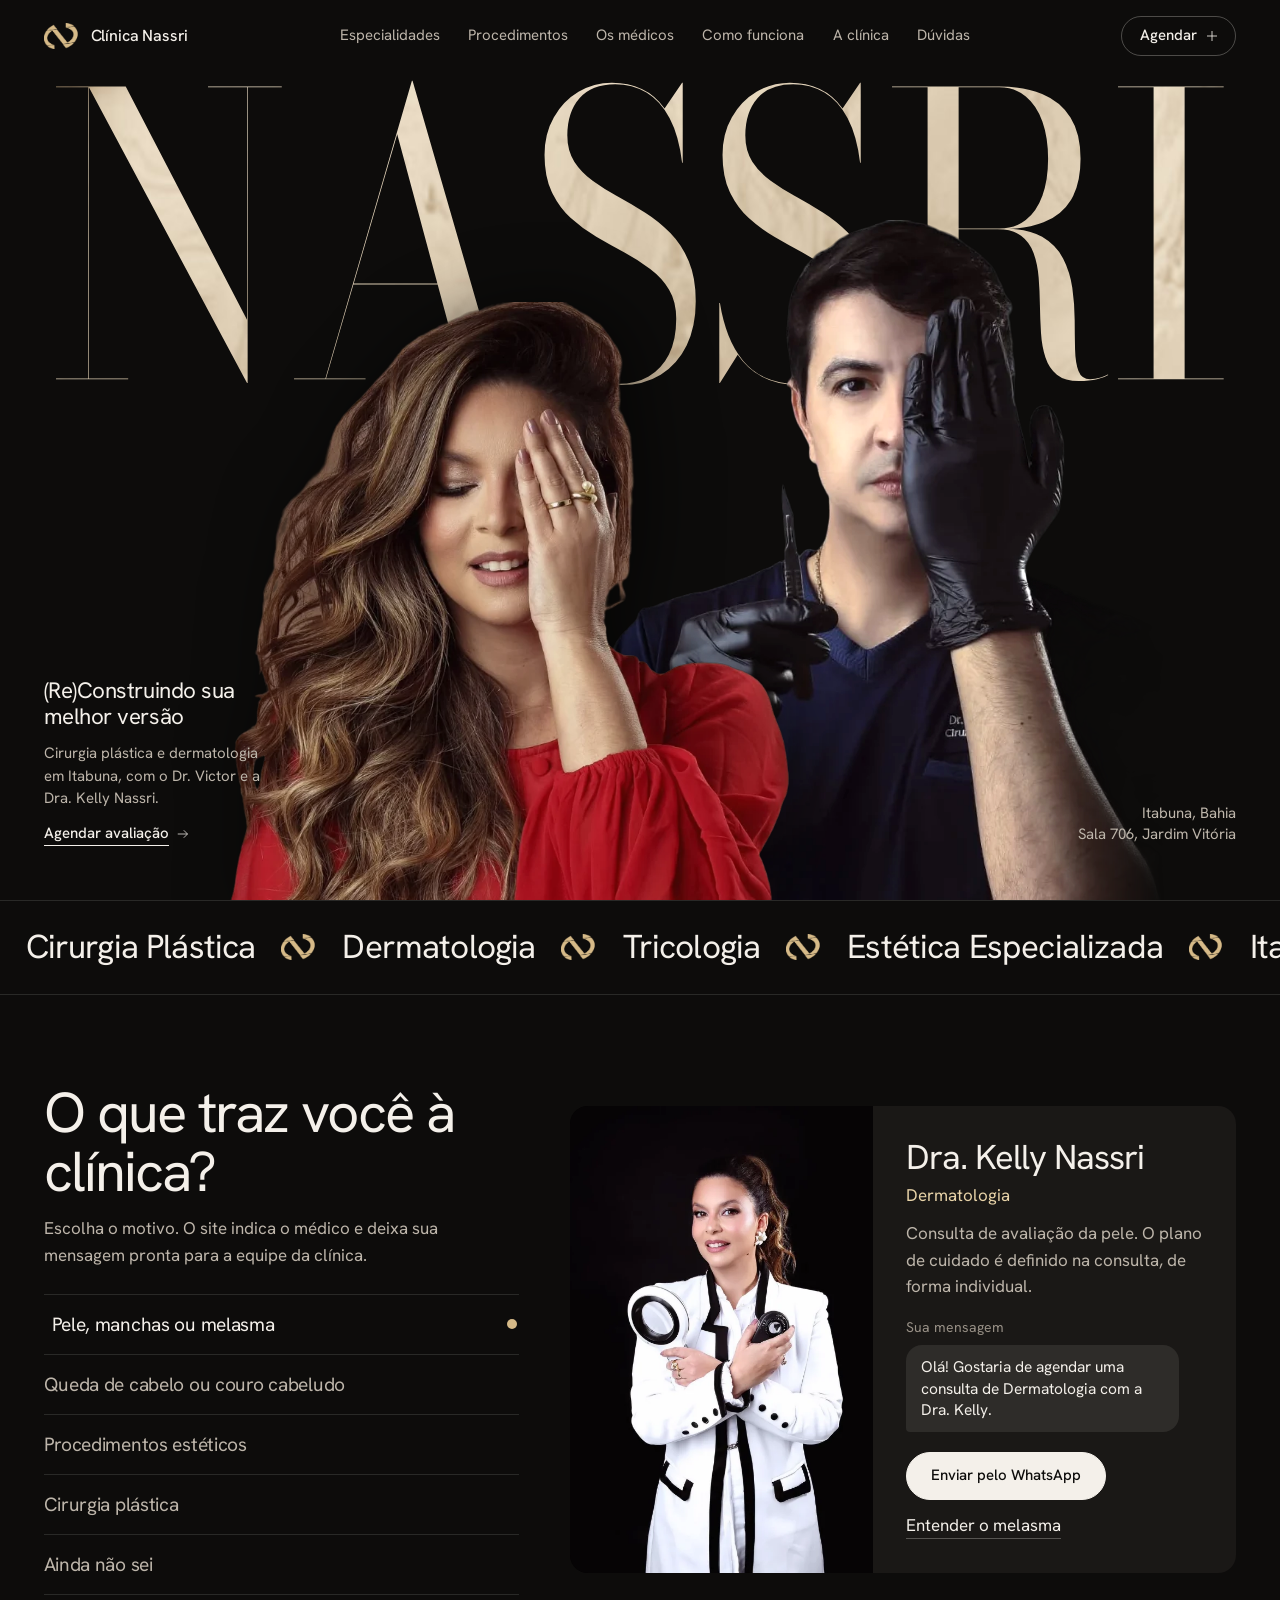
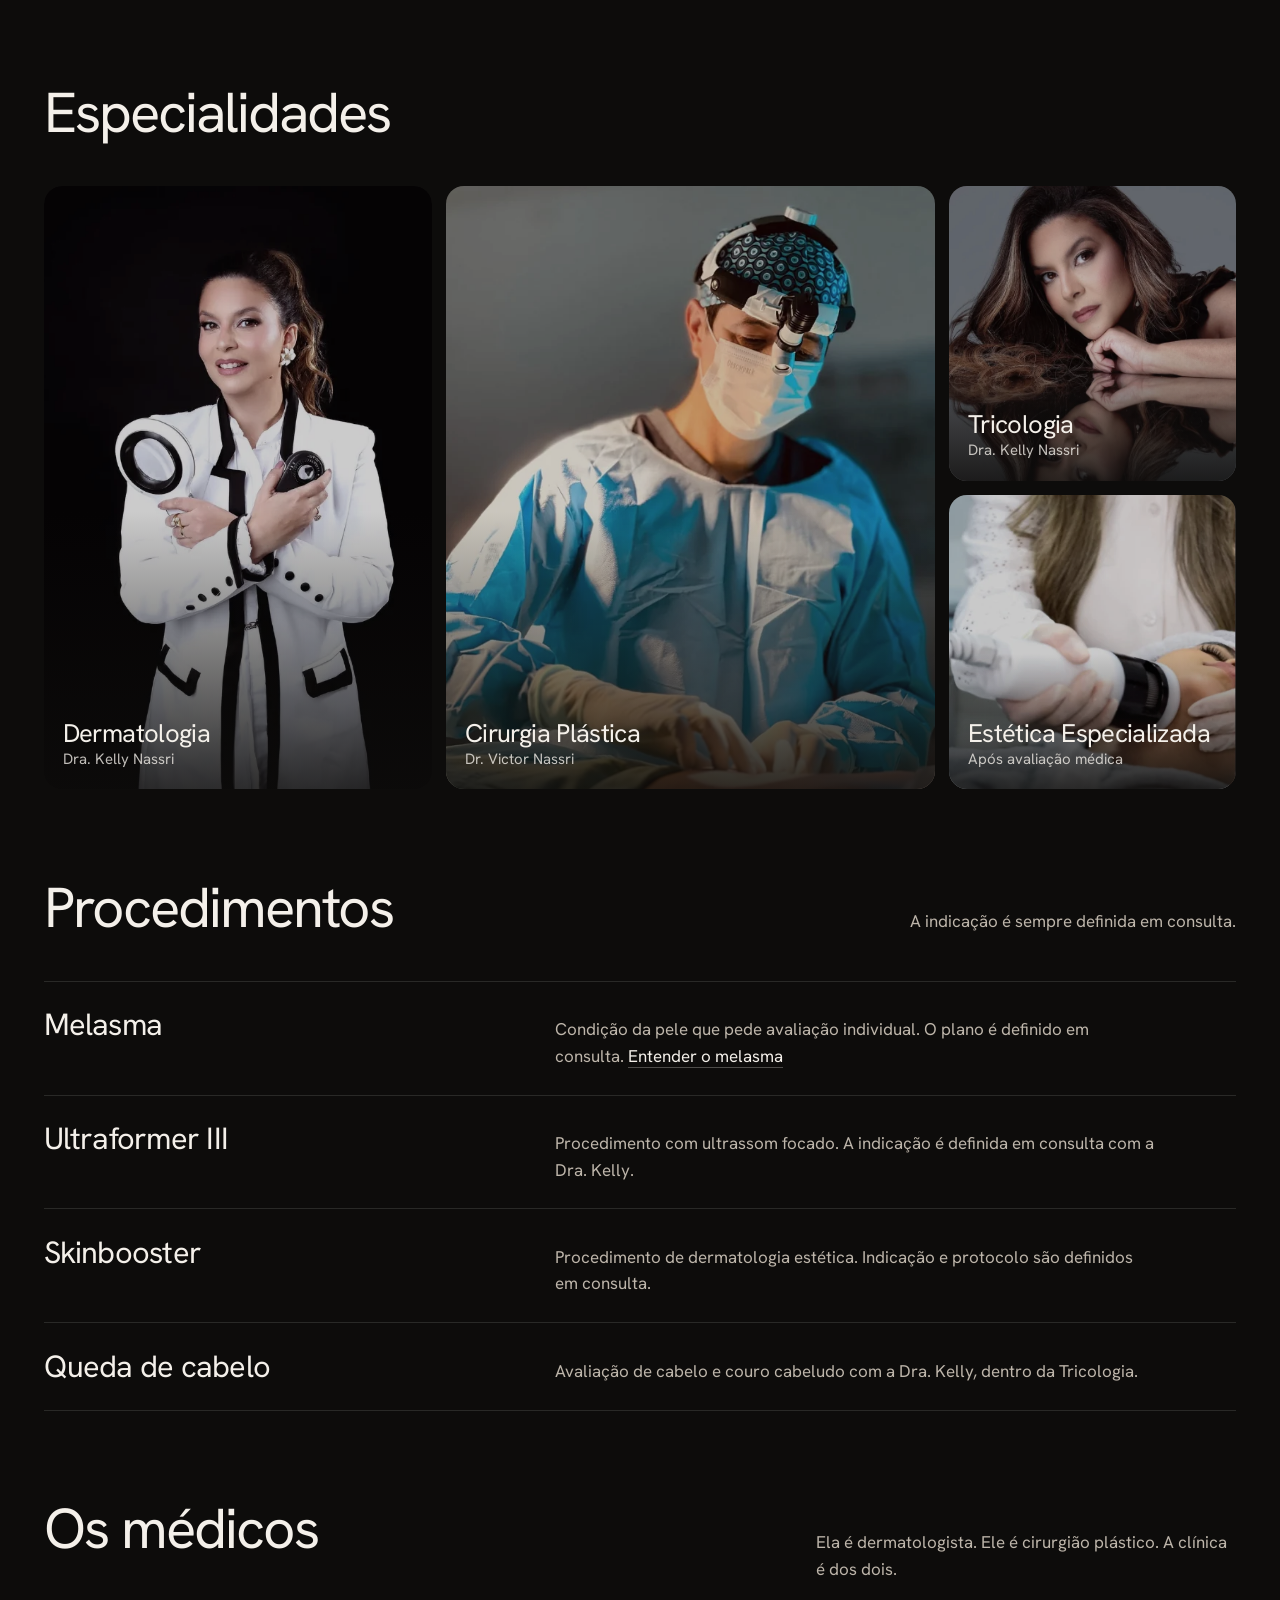
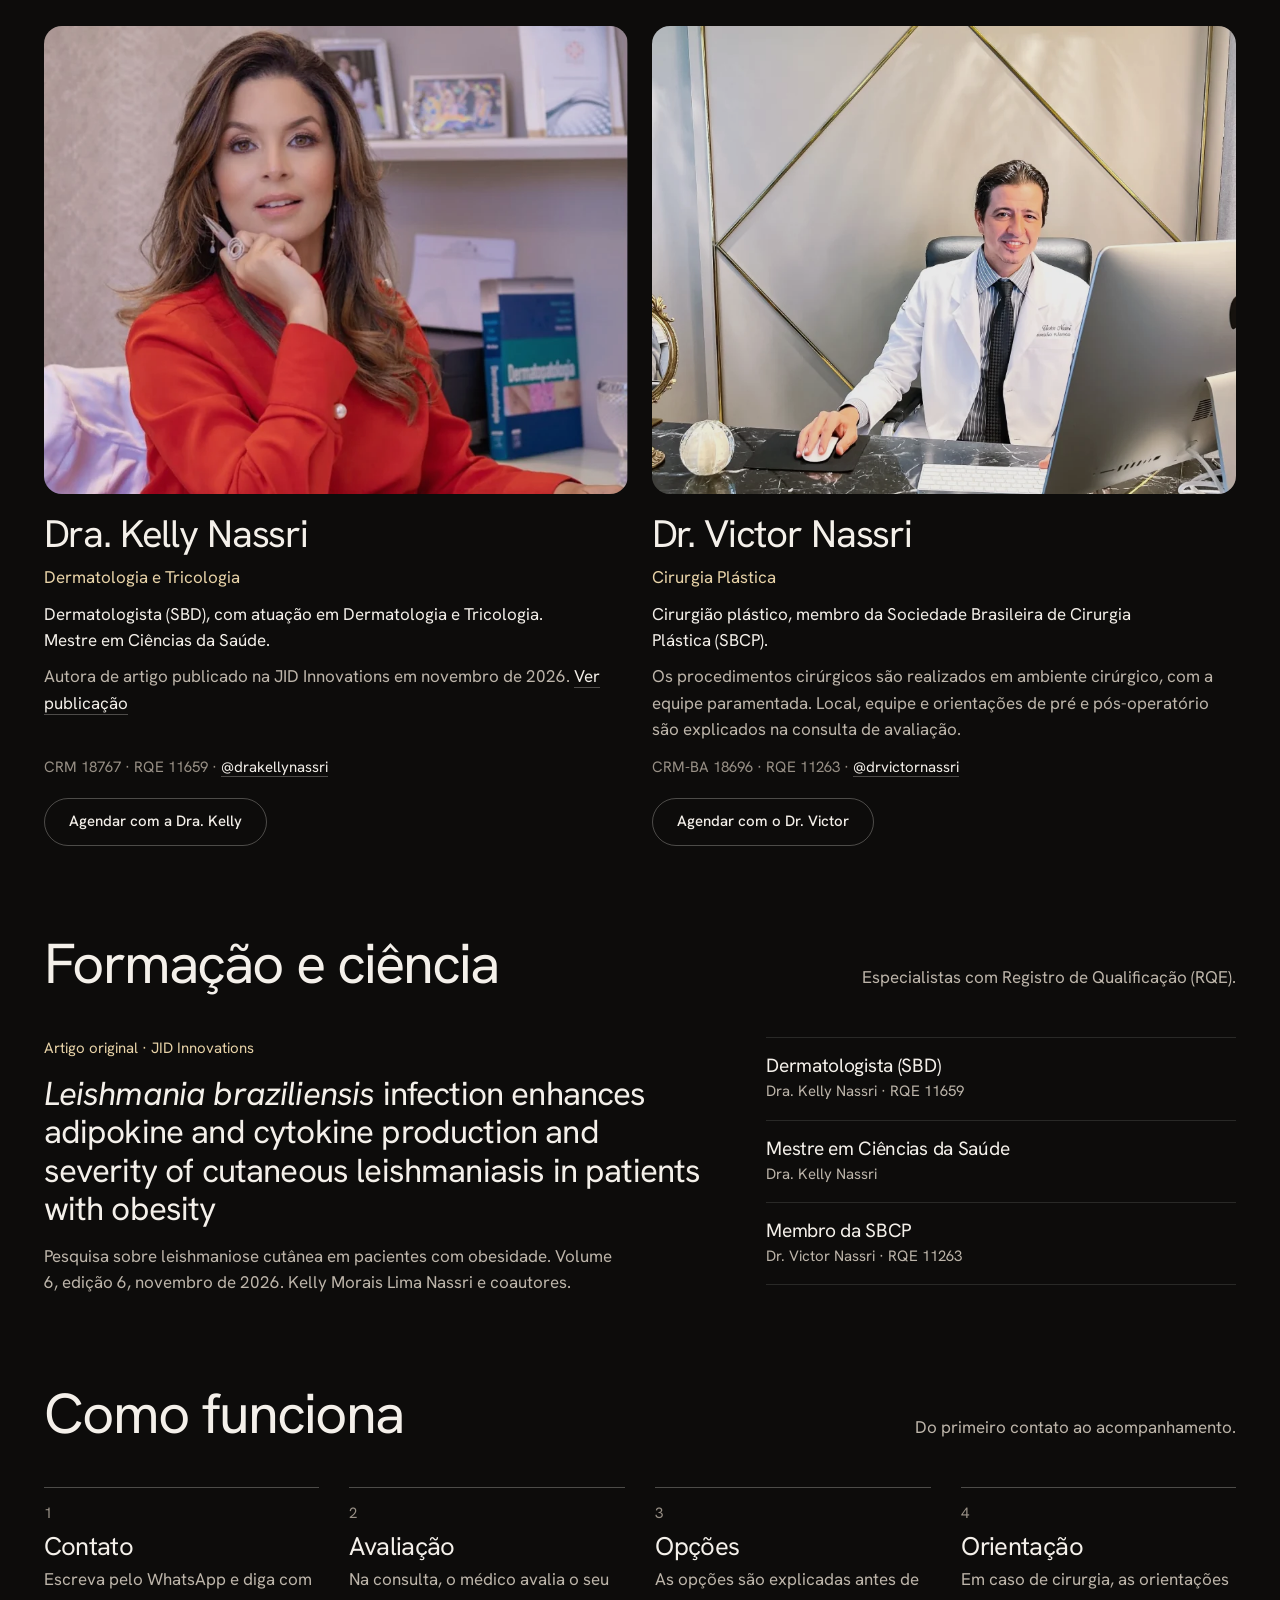
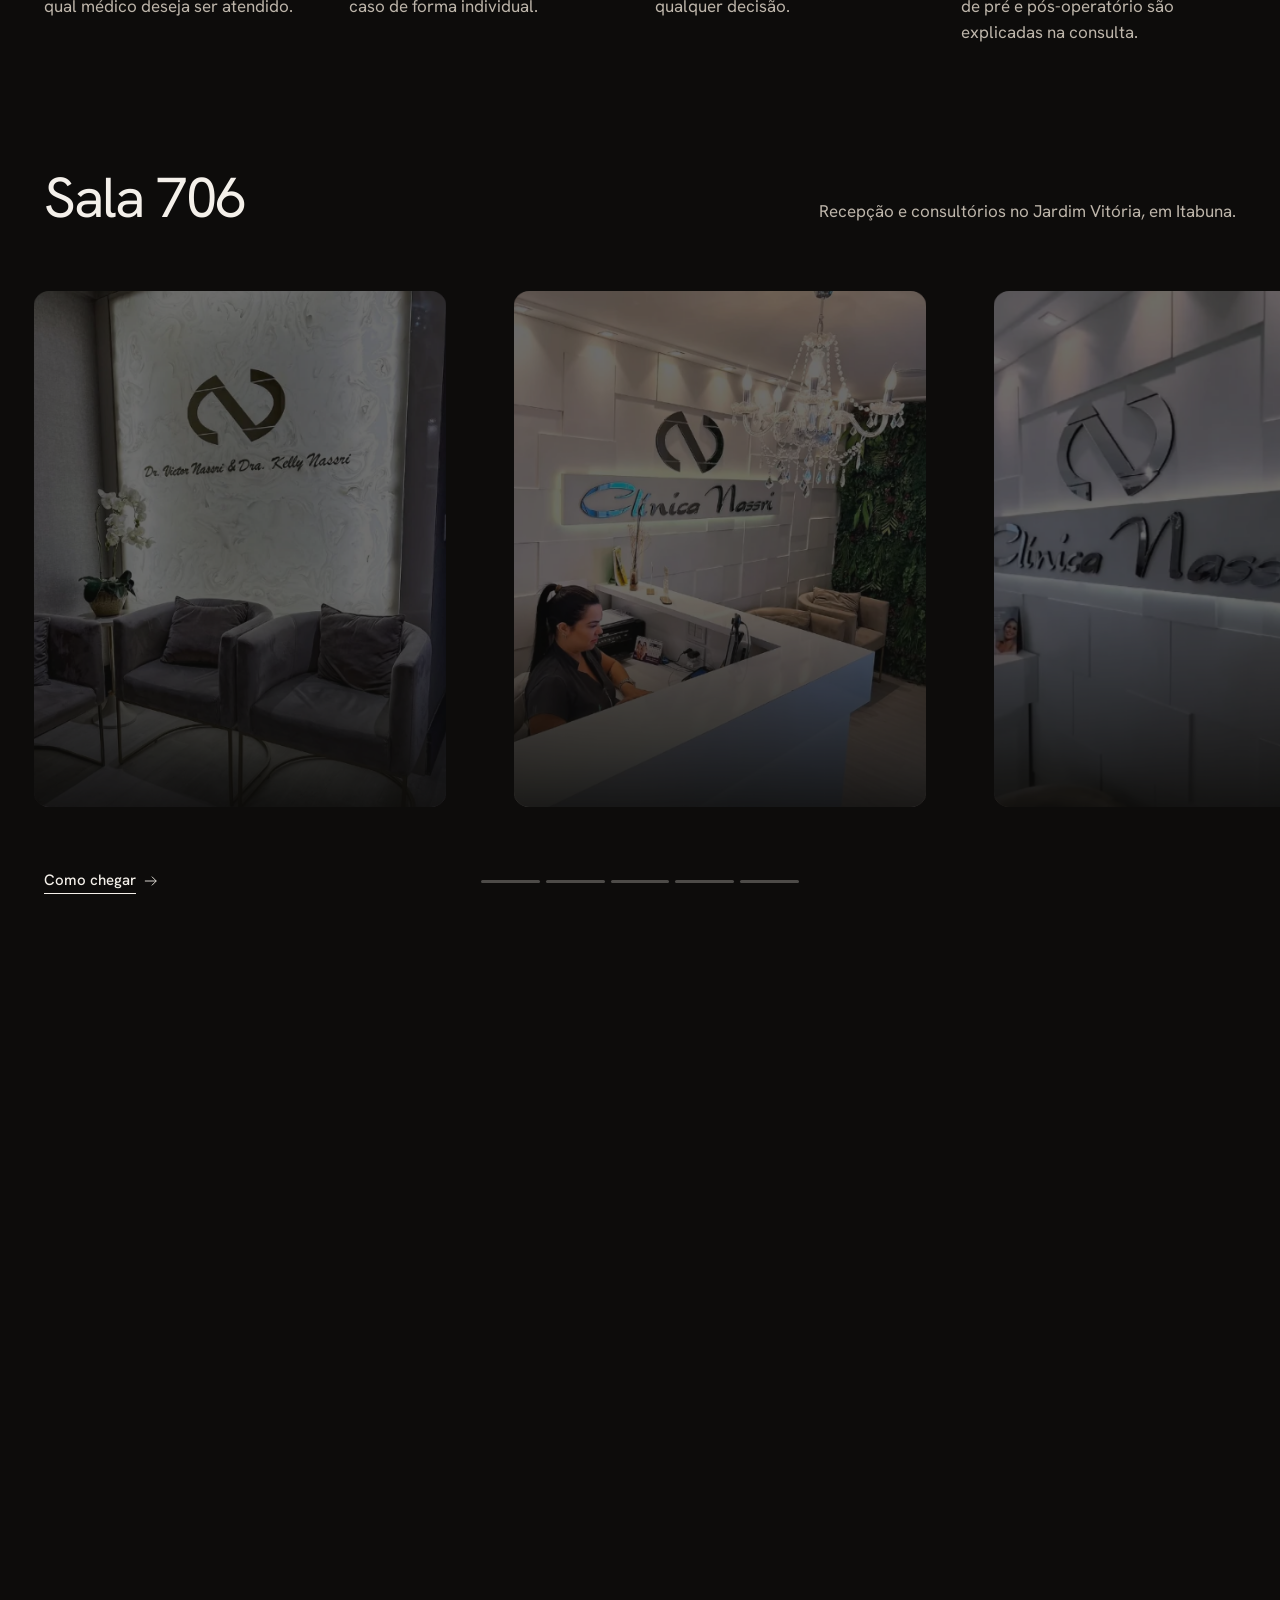
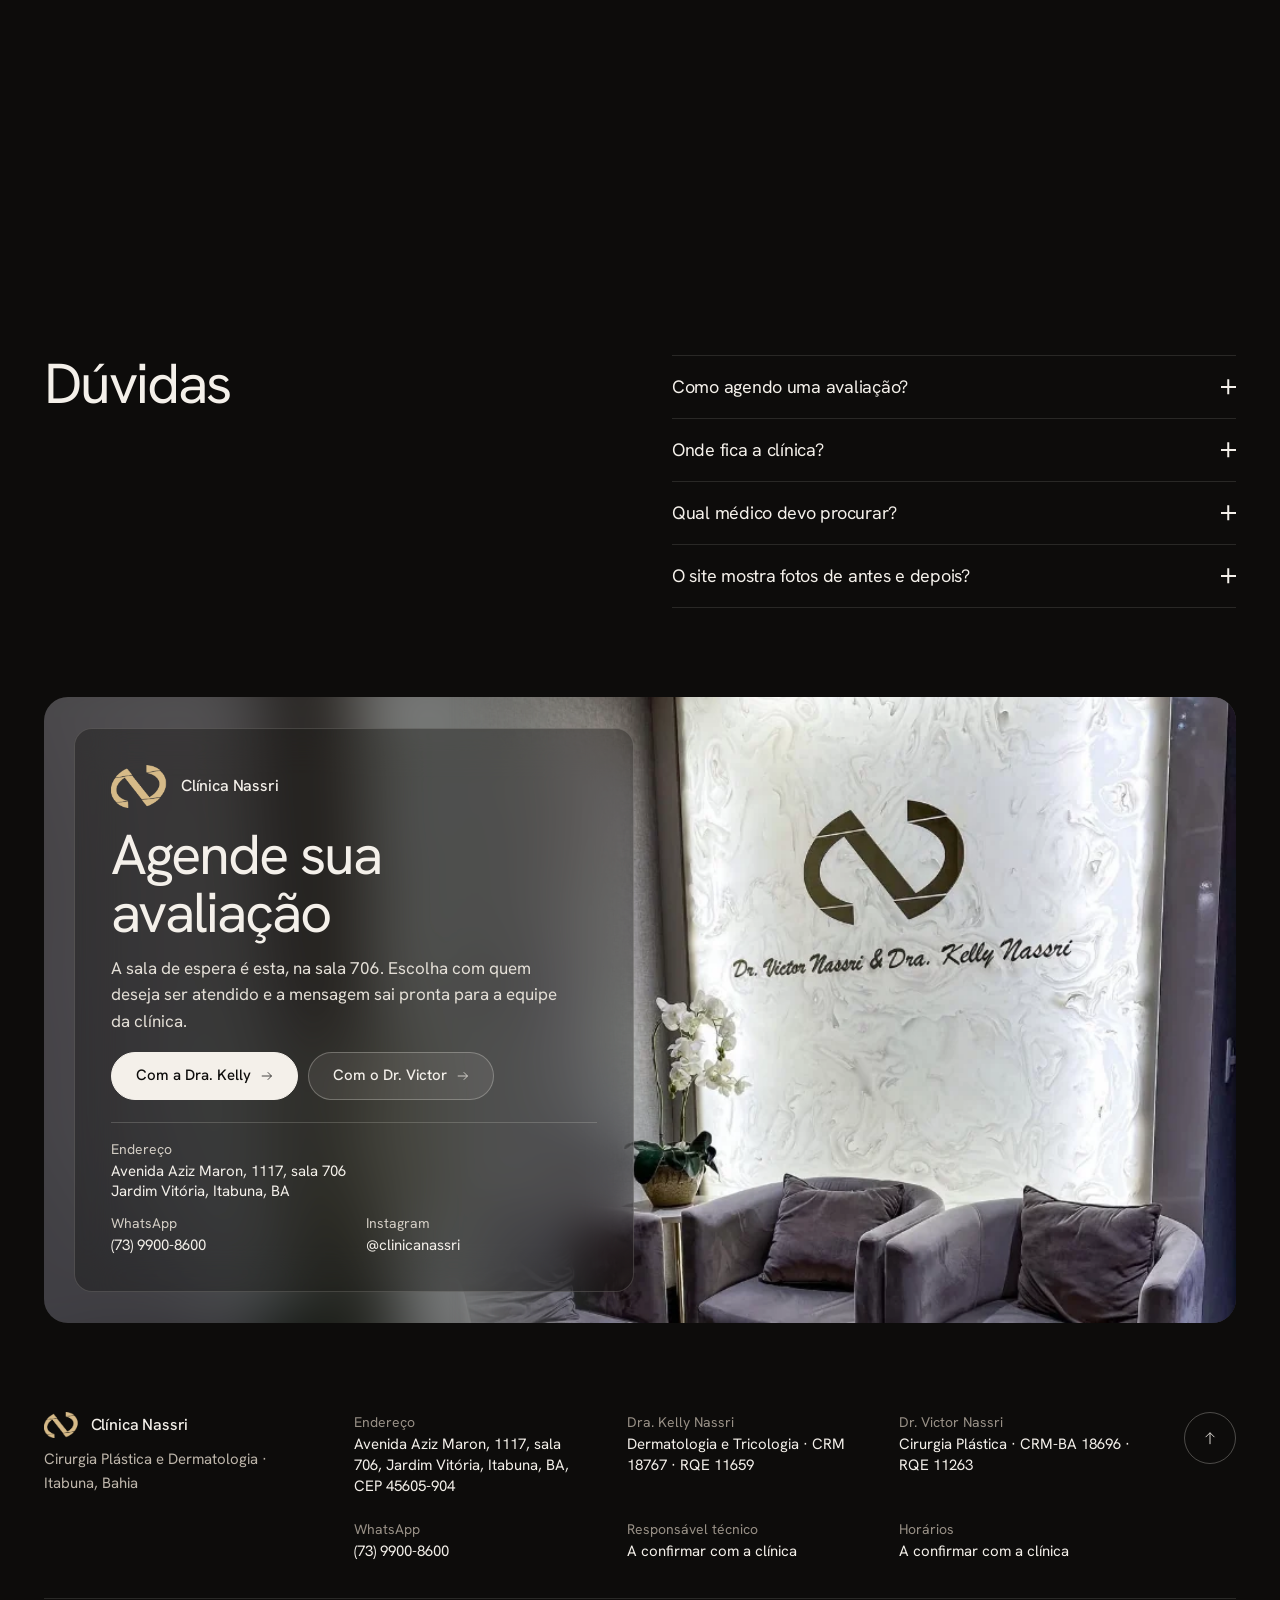
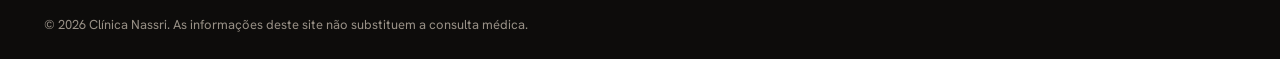
<file: index.html>
<!doctype html>
<html lang="pt-BR">
<head>
<meta charset="utf-8">
<meta name="viewport" content="width=device-width, initial-scale=1, viewport-fit=cover">
<title>Clínica Nassri | Cirurgia Plástica e Dermatologia em Itabuna</title>
<meta name="description" content="Clínica Nassri: Cirurgia Plástica, Dermatologia e Tricologia em Itabuna, Bahia. Dr. Victor Nassri e Dra. Kelly Nassri.">
<meta name="robots" content="noindex, nofollow">
<meta name="theme-color" content="#0b0a09">
<meta property="og:title" content="Clínica Nassri">
<meta property="og:description" content="Ela é dermatologista. Ele é cirurgião plástico. A clínica é dos dois. Itabuna, Bahia.">
<meta property="og:type" content="website">
<meta property="og:image" content="img/web/og.jpg">
<link rel="icon" type="image/png" href="img/favicon.png">
<link rel="apple-touch-icon" href="img/web/icone-180.png">
<meta name="mobile-web-app-capable" content="yes">
<meta name="apple-mobile-web-app-capable" content="yes">
<meta name="apple-mobile-web-app-status-bar-style" content="black-translucent">
<meta name="apple-mobile-web-app-title" content="Clínica Nassri">
<link rel="stylesheet" href="fontes.css">
<link rel="stylesheet" href="style.css">
<script>document.documentElement.classList.add("js")</script>
</head>
<body>
<a class="skip" href="#conteudo">Ir para o conteúdo</a>

<header class="topo" id="topo">
  <a class="marca" href="#inicio" aria-label="Clínica Nassri, início">
    <img src="img/web/monograma.webp" alt="" width="759" height="551">
    <span>Clínica Nassri</span>
  </a>
  <nav class="menu" id="menu" aria-label="Principal">
    <a href="#especialidades">Especialidades</a>
    <a href="#procedimentos">Procedimentos</a>
    <a href="#medicos">Os médicos</a>
    <a href="#como-funciona">Como funciona</a>
    <a href="#clinica">A clínica</a>
    <a href="#duvidas">Dúvidas</a>
  </nav>
  <a class="botao botao-topo" data-wa="Olá! Gostaria de agendar uma avaliação na Clínica Nassri." href="#contato">Agendar <svg viewBox="0 0 12 12" width="10" height="10" aria-hidden="true"><path d="M6 0v12M0 6h12" stroke="currentColor" fill="none"/></svg></a>
  <button class="menu-btn" type="button" aria-expanded="false" aria-controls="menu" id="menu-btn">Menu</button>
</header>

<main id="conteudo">
  <section class="abertura" id="inicio" aria-labelledby="abertura-t">
    <h1 id="abertura-t" class="nome-gigante" data-prof="-.06"><span class="vh">Clínica </span><span class="nome-letras" id="letras">Nassri</span></h1>

    <div class="dupla" id="dupla">
      <img class="pessoa pessoa-ele" src="img/web/victor-recorte.webp" alt="Dr. Victor Nassri, de scrub azul-marinho e luvas pretas, cobre um dos olhos com a mão e segura um bisturi" width="707" height="827" fetchpriority="high">
      <img class="pessoa pessoa-ela" src="img/web/kelly-recorte.webp" alt="Dra. Kelly Nassri, de blusa vermelha, cobre um dos olhos com a mão" width="867" height="813" fetchpriority="high">
    </div>

    <div class="abertura-txt">
      <p class="chamada">(Re)Construindo sua melhor versão</p>
      <p>Cirurgia plástica e dermatologia em Itabuna, com o Dr. Victor e a Dra. Kelly Nassri.</p>
      <a class="link-seta" data-wa="Olá! Gostaria de agendar uma avaliação na Clínica Nassri." href="#contato">
        <span>Agendar avaliação</span>
        <i class="seta-redonda" aria-hidden="true"><svg viewBox="0 0 16 16" width="12" height="12"><path d="M1 8h13M9 3l5 5-5 5" fill="none" stroke="currentColor"/></svg></i>
      </a>
    </div>

    <a class="abertura-local" href="#clinica">Itabuna, Bahia<br>Sala 706, Jardim Vitória</a>
  </section>

  <div class="faixa-gira" aria-hidden="true"><div class="faixa-trilho"><div><span>Cirurgia Plástica</span><img src="img/web/monograma.webp" alt="" width="759" height="551"><span>Dermatologia</span><img src="img/web/monograma.webp" alt="" width="759" height="551"><span>Tricologia</span><img src="img/web/monograma.webp" alt="" width="759" height="551"><span>Estética Especializada</span><img src="img/web/monograma.webp" alt="" width="759" height="551"><span>Itabuna, Bahia</span><img src="img/web/monograma.webp" alt="" width="759" height="551"><span>Cirurgia Plástica</span><img src="img/web/monograma.webp" alt="" width="759" height="551"><span>Dermatologia</span><img src="img/web/monograma.webp" alt="" width="759" height="551"><span>Tricologia</span><img src="img/web/monograma.webp" alt="" width="759" height="551"><span>Estética Especializada</span><img src="img/web/monograma.webp" alt="" width="759" height="551"><span>Itabuna, Bahia</span><img src="img/web/monograma.webp" alt="" width="759" height="551"></div><div><span>Cirurgia Plástica</span><img src="img/web/monograma.webp" alt="" width="759" height="551"><span>Dermatologia</span><img src="img/web/monograma.webp" alt="" width="759" height="551"><span>Tricologia</span><img src="img/web/monograma.webp" alt="" width="759" height="551"><span>Estética Especializada</span><img src="img/web/monograma.webp" alt="" width="759" height="551"><span>Itabuna, Bahia</span><img src="img/web/monograma.webp" alt="" width="759" height="551"><span>Cirurgia Plástica</span><img src="img/web/monograma.webp" alt="" width="759" height="551"><span>Dermatologia</span><img src="img/web/monograma.webp" alt="" width="759" height="551"><span>Tricologia</span><img src="img/web/monograma.webp" alt="" width="759" height="551"><span>Estética Especializada</span><img src="img/web/monograma.webp" alt="" width="759" height="551"><span>Itabuna, Bahia</span><img src="img/web/monograma.webp" alt="" width="759" height="551"></div></div></div>

  <section class="secao procura" id="qual-medico" aria-labelledby="qm-t">
    <div class="procura-esq">
      <h2 id="qm-t">O que traz você à clínica?</h2>
      <p class="procura-lead">Escolha o motivo. O site indica o médico e deixa sua mensagem pronta para a equipe da clínica.</p>
      <div class="celulas" role="group" aria-label="Motivo da consulta">
        <button type="button" class="celula" data-k="pele" aria-pressed="true"><span>Pele, manchas ou melasma</span></button>
        <button type="button" class="celula" data-k="cabelo" aria-pressed="false"><span>Queda de cabelo ou couro cabeludo</span></button>
        <button type="button" class="celula" data-k="estetica" aria-pressed="false"><span>Procedimentos estéticos</span></button>
        <button type="button" class="celula" data-k="cirurgia" aria-pressed="false"><span>Cirurgia plástica</span></button>
        <button type="button" class="celula" data-k="nao" aria-pressed="false"><span>Ainda não sei</span></button>
      </div>
    </div>
    <div class="resposta" id="resposta" aria-live="polite">
      <p class="resposta-vazia">Dermatologia e Tricologia com a Dra. Kelly Nassri. Cirurgia Plástica com o Dr. Victor Nassri.</p>
    </div>
  </section>

  <section class="secao" id="especialidades" aria-labelledby="esp-t">
    <header class="secao-cab">
      <h2 id="esp-t">Especialidades</h2>
      <a class="link-seta link-cab" href="#qual-medico"><span>Qual médico procurar</span><i class="seta-redonda" aria-hidden="true"><svg viewBox="0 0 16 16" width="10" height="10"><path d="M1 8h13M9 3l5 5-5 5" fill="none" stroke="currentColor"/></svg></i></a>
    </header>
    <ul class="cartoes">
      <li><a class="cartao" data-wa="Olá! Gostaria de agendar uma consulta de Dermatologia com a Dra. Kelly." href="#contato">
        <img src="img/web/jaleco-fundo-preto.webp" alt="Dra. Kelly Nassri de blazer branco, segurando uma lupa e um dermatoscópio" width="678" height="854" loading="lazy" style="object-position: 50% 20%">
        <span class="cartao-txt"><strong>Dermatologia</strong><small>Dra. Kelly Nassri</small></span>
      </a></li>
      <li><a class="cartao" data-wa="Olá! Gostaria de agendar uma avaliação de Tricologia com a Dra. Kelly." href="#contato">
        <img src="img/web/espelho.webp" alt="Dra. Kelly Nassri com os cabelos longos refletidos em uma superfície espelhada" width="688" height="860" loading="lazy" style="object-position: 30% 22%">
        <span class="cartao-txt"><strong>Tricologia</strong><small>Dra. Kelly Nassri</small></span>
      </a></li>
      <li><a class="cartao" data-wa="Olá! Gostaria de agendar uma avaliação de Cirurgia Plástica com o Dr. Victor." href="#contato">
        <img src="img/web/cirurgia.webp" alt="Dr. Victor Nassri paramentado, com lupa cirúrgica, em procedimento" width="667" height="835" loading="lazy" style="object-position: 60% 15%">
        <span class="cartao-txt"><strong>Cirurgia Plástica</strong><small>Dr. Victor Nassri</small></span>
      </a></li>
      <li><a class="cartao" data-wa="Olá! Gostaria de saber mais sobre os procedimentos de Estética Especializada." href="#contato">
        <img src="img/web/procedimento-equipamento.webp" alt="Procedimento estético com equipamento aplicado na região do rosto e pescoço" width="431" height="497" loading="lazy" style="object-position: 62% 60%">
        <span class="cartao-txt"><strong>Estética Especializada</strong><small>Após avaliação médica</small></span>
      </a></li>
    </ul>
  </section>

  <section class="secao" id="procedimentos" aria-labelledby="proc-t">
    <header class="secao-cab">
      <h2 id="proc-t">Procedimentos</h2>
      <p>A indicação é sempre definida em consulta.</p>
    </header>
    <ul class="servicos">
      <li>
        <h3>Melasma</h3>
        <p>Condição da pele que pede avaliação individual. O plano é definido em consulta. <a class="link-simples" href="melasma.html">Entender o melasma</a></p>
      </li>
      <li>
        <h3>Ultraformer III</h3>
        <p>Procedimento com ultrassom focado. A indicação é definida em consulta com a Dra. Kelly.</p>
      </li>
      <li>
        <h3>Skinbooster</h3>
        <p>Procedimento de dermatologia estética. Indicação e protocolo são definidos em consulta.</p>
      </li>
      <li>
        <h3>Queda de cabelo</h3>
        <p>Avaliação de cabelo e couro cabeludo com a Dra. Kelly, dentro da Tricologia.</p>
      </li>
    </ul>
  </section>

  <section class="secao" id="medicos" aria-labelledby="med-t">
    <header class="secao-cab">
      <h2 id="med-t">Os médicos</h2>
      <p>Ela é dermatologista. Ele é cirurgião plástico. A clínica é dos dois.</p>
    </header>
    <div class="medicos">
      <article class="medico">
        <figure><img src="img/web/consultorio-livro.webp" alt="Dra. Kelly Nassri à mesa do consultório, com um livro de Dermatopatologia aberto" width="871" height="866" loading="lazy" style="object-position: 40% 25%"></figure>
        <h3>Dra. Kelly Nassri</h3>
        <p class="medico-area">Dermatologia e Tricologia</p>
        <p>Dermatologista (SBD), com atuação em Dermatologia e Tricologia. Mestre em Ciências da Saúde.</p>
        <p class="medico-pub">Autora de artigo publicado na JID Innovations em novembro de 2026. <a class="link-simples" href="#formacao">Ver publicação</a></p>
        <p class="registro">CRM 18767 · RQE 11659 · <a href="https://www.instagram.com/drakellynassri/" target="_blank" rel="noopener">@drakellynassri</a></p>
        <a class="botao" data-wa="Olá! Gostaria de agendar uma consulta com a Dra. Kelly." href="#contato">Agendar com a Dra. Kelly</a>
      </article>
      <article class="medico">
        <figure><img src="img/web/mesa-consultorio.webp" alt="Dr. Victor Nassri de jaleco à mesa de mármore preto, diante da parede com frisos de latão" width="864" height="847" loading="lazy" style="object-position: 50% 30%"></figure>
        <h3>Dr. Victor Nassri</h3>
        <p class="medico-area">Cirurgia Plástica</p>
        <p>Cirurgião plástico, membro da Sociedade Brasileira de Cirurgia Plástica (SBCP).</p>
        <p class="medico-pub">Os procedimentos cirúrgicos são realizados em ambiente cirúrgico, com a equipe paramentada. Local, equipe e orientações de pré e pós-operatório são explicados na consulta de avaliação.</p>
        <p class="registro">CRM-BA 18696 · RQE 11263 · <a href="https://www.instagram.com/drvictornassri/" target="_blank" rel="noopener">@drvictornassri</a></p>
        <a class="botao" data-wa="Olá! Gostaria de agendar uma avaliação com o Dr. Victor." href="#contato">Agendar com o Dr. Victor</a>
      </article>
    </div>
  </section>

  <section class="secao" id="formacao" aria-labelledby="form-t">
    <header class="secao-cab">
      <h2 id="form-t">Formação e ciência</h2>
      <p>Especialistas com Registro de Qualificação (RQE).</p>
    </header>
    <div class="formacao">
      <article class="artigo-destaque">
        <p class="medico-area">Artigo original · JID Innovations</p>
        <h3><i>Leishmania braziliensis</i> infection enhances adipokine and cytokine production and severity of cutaneous leishmaniasis in patients with obesity</h3>
        <p>Pesquisa sobre leishmaniose cutânea em pacientes com obesidade. Volume 6, edição 6, novembro de 2026. Kelly Morais Lima Nassri e coautores.</p>
      </article>
      <dl class="credenciais">
        <div><dt>Dermatologista (SBD)</dt><dd>Dra. Kelly Nassri · RQE 11659</dd></div>
        <div><dt>Mestre em Ciências da Saúde</dt><dd>Dra. Kelly Nassri</dd></div>
        <div><dt>Membro da SBCP</dt><dd>Dr. Victor Nassri · RQE 11263</dd></div>
      </dl>
    </div>
  </section>

  <section class="secao" id="como-funciona" aria-labelledby="proc2-t">
    <header class="secao-cab">
      <h2 id="proc2-t">Como funciona</h2>
      <p>Do primeiro contato ao acompanhamento.</p>
    </header>
    <ol class="etapas">
      <li><span class="etapa-n">1</span><h3>Contato</h3><p>Escreva pelo WhatsApp e diga com qual médico deseja ser atendido.</p></li>
      <li><span class="etapa-n">2</span><h3>Avaliação</h3><p>Na consulta, o médico avalia o seu caso de forma individual.</p></li>
      <li><span class="etapa-n">3</span><h3>Opções</h3><p>As opções são explicadas antes de qualquer decisão.</p></li>
      <li><span class="etapa-n">4</span><h3>Orientação</h3><p>Em caso de cirurgia, as orientações de pré e pós-operatório são explicadas na consulta.</p></li>
    </ol>
  </section>

  <section class="secao" id="clinica" aria-labelledby="sala-t">
    <div class="sala-palco">
    <header class="secao-cab">
      <h2 id="sala-t">Sala 706</h2>
      <p>Recepção e consultórios no Jardim Vitória, em Itabuna.</p>
    </header>
    <div class="galeria" id="galeria">
      <div class="paineis" id="paineis" tabindex="0" role="region" aria-label="Fotos da clínica. Arraste ou use as setas para percorrer">
        <figure><div class="pv"><img src="img/web/sala-espera.webp" alt="Sala de espera com parede de mármore iluminada, monograma da clínica e poltronas de veludo cinza" width="692" height="865" loading="lazy" draggable="false"><figcaption><strong>Sala de espera</strong><span>A parede de mármore iluminada, com o monograma e o nome dos dois médicos.</span></figcaption></div></figure>
        <figure><div class="pv"><img src="img/web/recepcao.webp" alt="Recepção com painéis brancos, letreiro Clínica Nassri e lustre de cristal" width="687" height="852" loading="lazy" draggable="false"><figcaption><strong>Recepção</strong><span>Painéis brancos, o letreiro da clínica e o lustre de cristal.</span></figcaption></div></figure>
        <figure><div class="pv"><img src="img/web/recepcao-logo.webp" alt="Letreiro espelhado da Clínica Nassri sob o monograma, com iluminação embutida" width="479" height="824" loading="lazy" draggable="false"><figcaption><strong>Letreiro</strong><span>O nome da clínica em letras espelhadas, com iluminação embutida.</span></figcaption></div></figure>
        <figure><div class="pv"><img src="img/web/consultorio.webp" alt="Consultório com três quadros na parede, mesa de vidro e maca" width="671" height="831" loading="lazy" draggable="false"><figcaption><strong>Consultório</strong><span>Mesa de vidro, maca e três quadros na parede.</span></figcaption></div></figure>
        <figure><div class="pv"><img src="img/web/foco-cirurgico.webp" alt="Dr. Victor Nassri de máscara e touca, ajustando o foco cirúrgico" width="865" height="865" loading="lazy" draggable="false"><figcaption><strong>Ambiente cirúrgico</strong><span>O Dr. Victor ajustando o foco cirúrgico.</span></figcaption></div></figure>
      </div>
      <div class="galeria-ctl">
        <a class="link-seta" href="https://www.google.com/maps/search/?api=1&amp;query=Avenida+Aziz+Maron+1117+Itabuna+BA" target="_blank" rel="noopener"><span>Como chegar</span><i class="seta-redonda" aria-hidden="true"><svg viewBox="0 0 16 16" width="14" height="14"><path d="M1 8h13M9 3l5 5-5 5" fill="none" stroke="currentColor"/></svg></i></a>
        <div class="segs" aria-hidden="true"><span class="seg"><span></span></span><span class="seg"><span></span></span><span class="seg"><span></span></span><span class="seg"><span></span></span><span class="seg"><span></span></span></div>
      </div>
    </div>
    </div>
  </section>

  <div class="secao ajuda">
    <section class="duvidas" id="duvidas" aria-labelledby="duv-t">
      <h2 id="duv-t">Dúvidas</h2>
      <div class="acc">
        <div class="acc-item">
          <h3><button class="acc-btn" type="button" aria-expanded="false"><span>Como agendo uma avaliação?</span><i class="mais" aria-hidden="true"></i></button></h3>
          <div class="acc-panel"><div><p>Pelo WhatsApp da clínica. Use o botão de agendar e diga com qual médico você quer ser atendido.</p></div></div>
        </div>
        <div class="acc-item">
          <h3><button class="acc-btn" type="button" aria-expanded="false"><span>Onde fica a clínica?</span><i class="mais" aria-hidden="true"></i></button></h3>
          <div class="acc-panel"><div><p>Avenida Aziz Maron, 1117, sala 706, Jardim Vitória, Itabuna, BA, CEP 45605-904.</p></div></div>
        </div>
        <div class="acc-item">
          <h3><button class="acc-btn" type="button" aria-expanded="false"><span>Qual médico devo procurar?</span><i class="mais" aria-hidden="true"></i></button></h3>
          <div class="acc-panel"><div><p>Para Dermatologia e Tricologia, a Dra. Kelly Nassri. Para Cirurgia Plástica, o Dr. Victor Nassri. Se tiver dúvida, escreva pelo WhatsApp e a equipe da clínica orienta.</p></div></div>
        </div>
        <div class="acc-item">
          <h3><button class="acc-btn" type="button" aria-expanded="false"><span>O site mostra fotos de antes e depois?</span><i class="mais" aria-hidden="true"></i></button></h3>
          <div class="acc-panel"><div><p>Não. Este site não publica fotos de antes e depois. Casos e resultados são conversados na consulta, de forma individual.</p></div></div>
        </div>
      </div>
    </section>
  </div>

  <section class="contato" id="contato" aria-labelledby="cont-t">
    <img class="contato-fundo" src="img/web/sala-espera.webp" alt="" width="692" height="865" loading="lazy">
    <figure class="contato-foto">
      <img src="img/web/sala-espera.webp" alt="Sala de espera da clínica: parede de mármore iluminada com o monograma e os nomes Dr. Victor Nassri e Dra. Kelly Nassri, sobre poltronas de veludo cinza" width="692" height="865" loading="lazy">
    </figure>
    <div class="contato-txt">
      <div class="contato-logo">
        <img src="img/web/monograma.webp" alt="" width="759" height="551" loading="lazy">
        <span>Clínica Nassri</span>
      </div>
      <h2 id="cont-t">Agende sua<br>avaliação</h2>
      <p>A sala de espera é esta, na sala 706. Escolha com quem deseja ser atendido e a mensagem sai pronta para a equipe da clínica.</p>
      <div class="contato-acoes">
        <a class="botao botao-cheio" data-wa="Olá! Gostaria de agendar uma consulta com a Dra. Kelly." href="#contato">Com a Dra. Kelly <svg viewBox="0 0 16 16" width="12" height="12" aria-hidden="true"><path d="M1 8h13M9 3l5 5-5 5" fill="none" stroke="currentColor"/></svg></a>
        <a class="botao" data-wa="Olá! Gostaria de agendar uma avaliação com o Dr. Victor." href="#contato">Com o Dr. Victor <svg viewBox="0 0 16 16" width="12" height="12" aria-hidden="true"><path d="M1 8h13M9 3l5 5-5 5" fill="none" stroke="currentColor"/></svg></a>
      </div>
      <dl class="contato-dados">
        <div><dt>Endereço</dt><dd><a href="https://www.google.com/maps/search/?api=1&amp;query=Avenida+Aziz+Maron+1117+Itabuna+BA" target="_blank" rel="noopener">Avenida Aziz Maron, 1117, sala 706<br>Jardim Vitória, Itabuna, BA</a></dd></div>
        <div><dt>WhatsApp</dt><dd><a data-wa href="https://wa.me/557399008600">(73) 9900-8600</a></dd></div>
        <div><dt>Instagram</dt><dd><a href="https://www.instagram.com/clinicanassri/" target="_blank" rel="noopener">@clinicanassri</a></dd></div>
      </dl>
    </div>
  </section>
</main>

<footer class="rodape">
  <div class="rodape-grade">
    <div class="rodape-marca">
      <a class="marca" href="#inicio" aria-label="Clínica Nassri, início">
        <img src="img/web/monograma.webp" alt="" width="759" height="551" loading="lazy">
        <span>Clínica Nassri</span>
      </a>
      <p>Cirurgia Plástica e Dermatologia · Itabuna, Bahia</p>
    </div>
    <dl class="rodape-dados">
      <div><dt>Endereço</dt><dd>Avenida Aziz Maron, 1117, sala 706, Jardim Vitória, Itabuna, BA, CEP 45605-904</dd></div>
      <div><dt>Dra. Kelly Nassri</dt><dd>Dermatologia e Tricologia · CRM 18767 · RQE 11659</dd></div>
      <div><dt>Dr. Victor Nassri</dt><dd>Cirurgia Plástica · CRM-BA 18696 · RQE 11263</dd></div>
      <div><dt>WhatsApp</dt><dd><a data-wa href="https://wa.me/557399008600">(73) 9900-8600</a></dd></div>
      <div><dt>Responsável técnico</dt><dd>A confirmar com a clínica</dd></div>
      <div><dt>Horários</dt><dd>A confirmar com a clínica</dd></div>
    </dl>
    <a class="subir" href="#inicio" aria-label="Voltar ao topo"><svg viewBox="0 0 16 16" width="14" height="14" aria-hidden="true"><path d="M8 15V2M3 7l5-5 5 5" fill="none" stroke="currentColor"/></svg></a>
  </div>
  <p class="legal">© 2026 Clínica Nassri. As informações deste site não substituem a consulta médica.</p>
</footer>

<a class="wa-fixo" id="wa-fixo" data-wa href="#contato">Agendar</a>

<script type="application/ld+json">
{"@context":"https://schema.org","@type":"MedicalClinic","name":"Clínica Nassri","telephone":"+557399008600","description":"Cirurgia Plástica, Dermatologia e Tricologia em Itabuna, Bahia.","address":{"@type":"PostalAddress","streetAddress":"Avenida Aziz Maron, 1117, sala 706, Jardim Vitória","addressLocality":"Itabuna","addressRegion":"BA","postalCode":"45605-904","addressCountry":"BR"},"sameAs":["https://www.instagram.com/clinicanassri/","https://www.instagram.com/drvictornassri/","https://www.instagram.com/drakellynassri/"]}
</script>
<script src="main.js" defer></script>
</body>
</html>
</file>
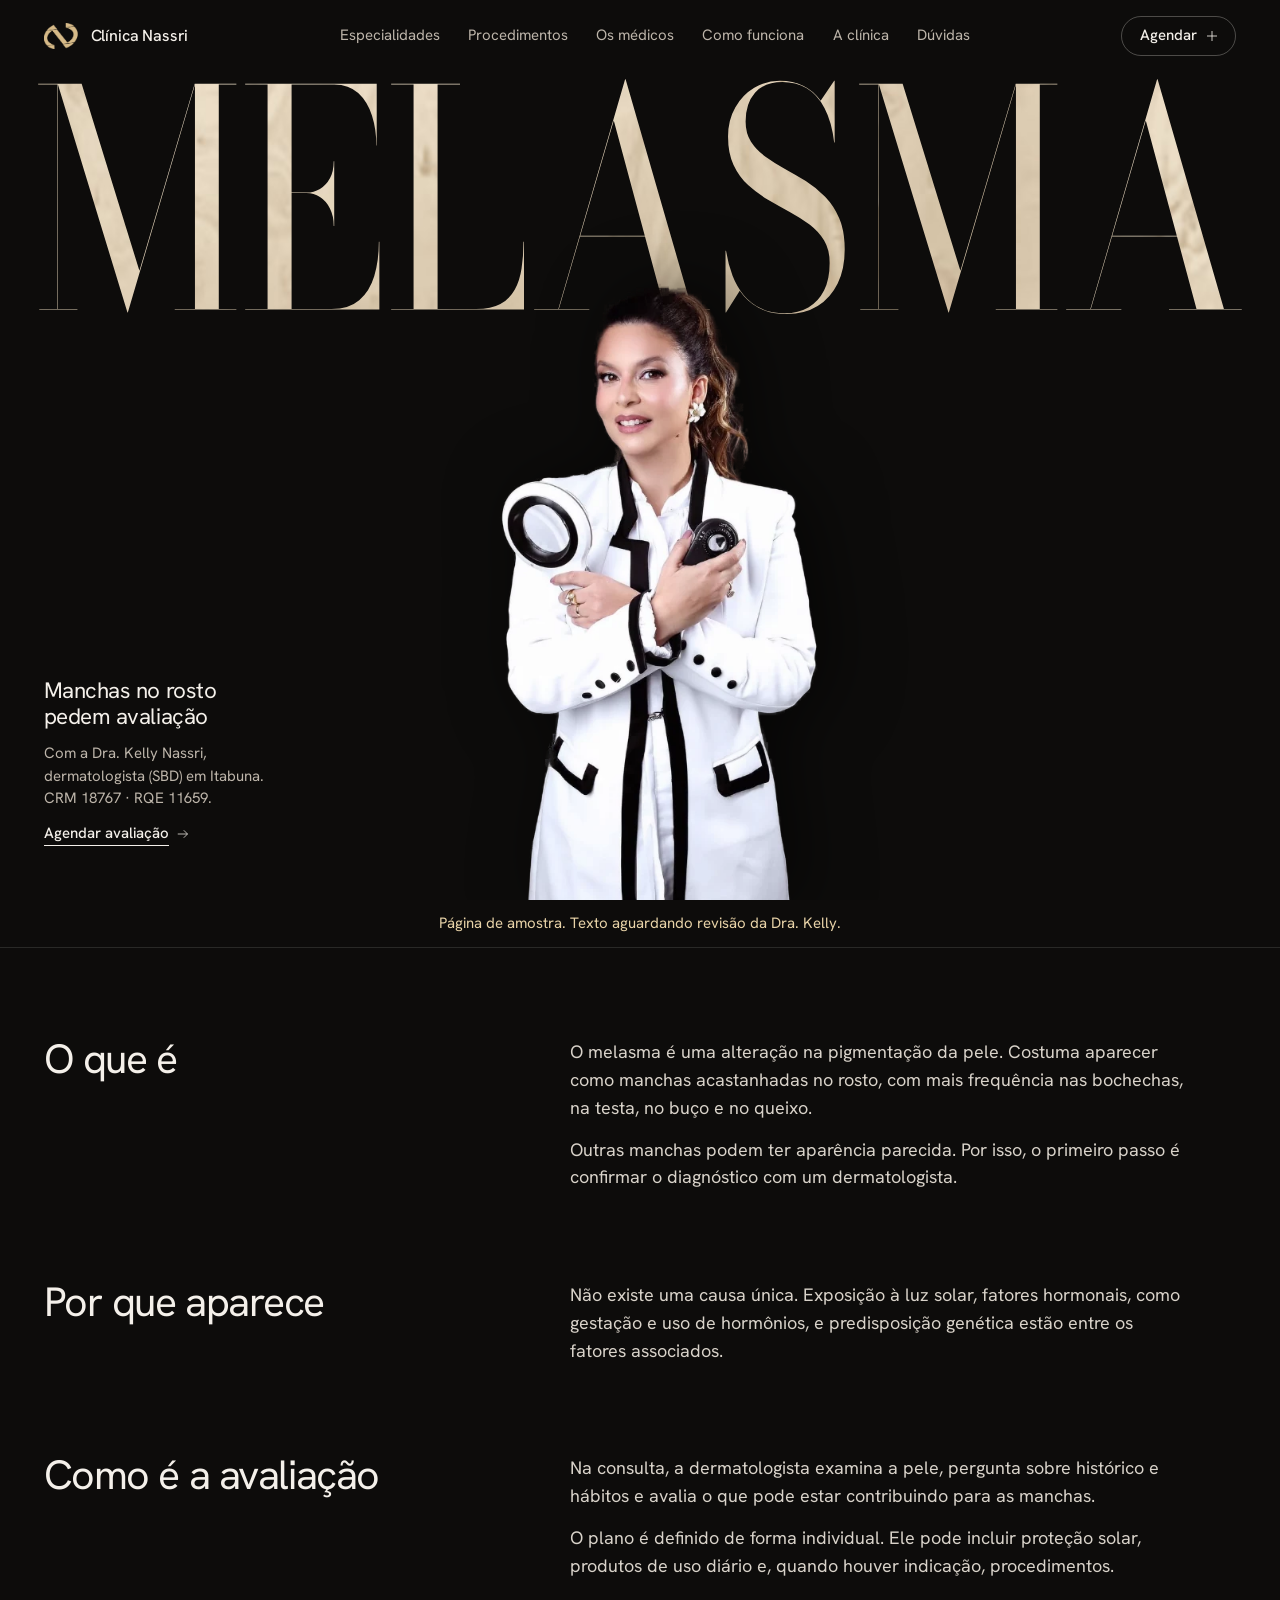
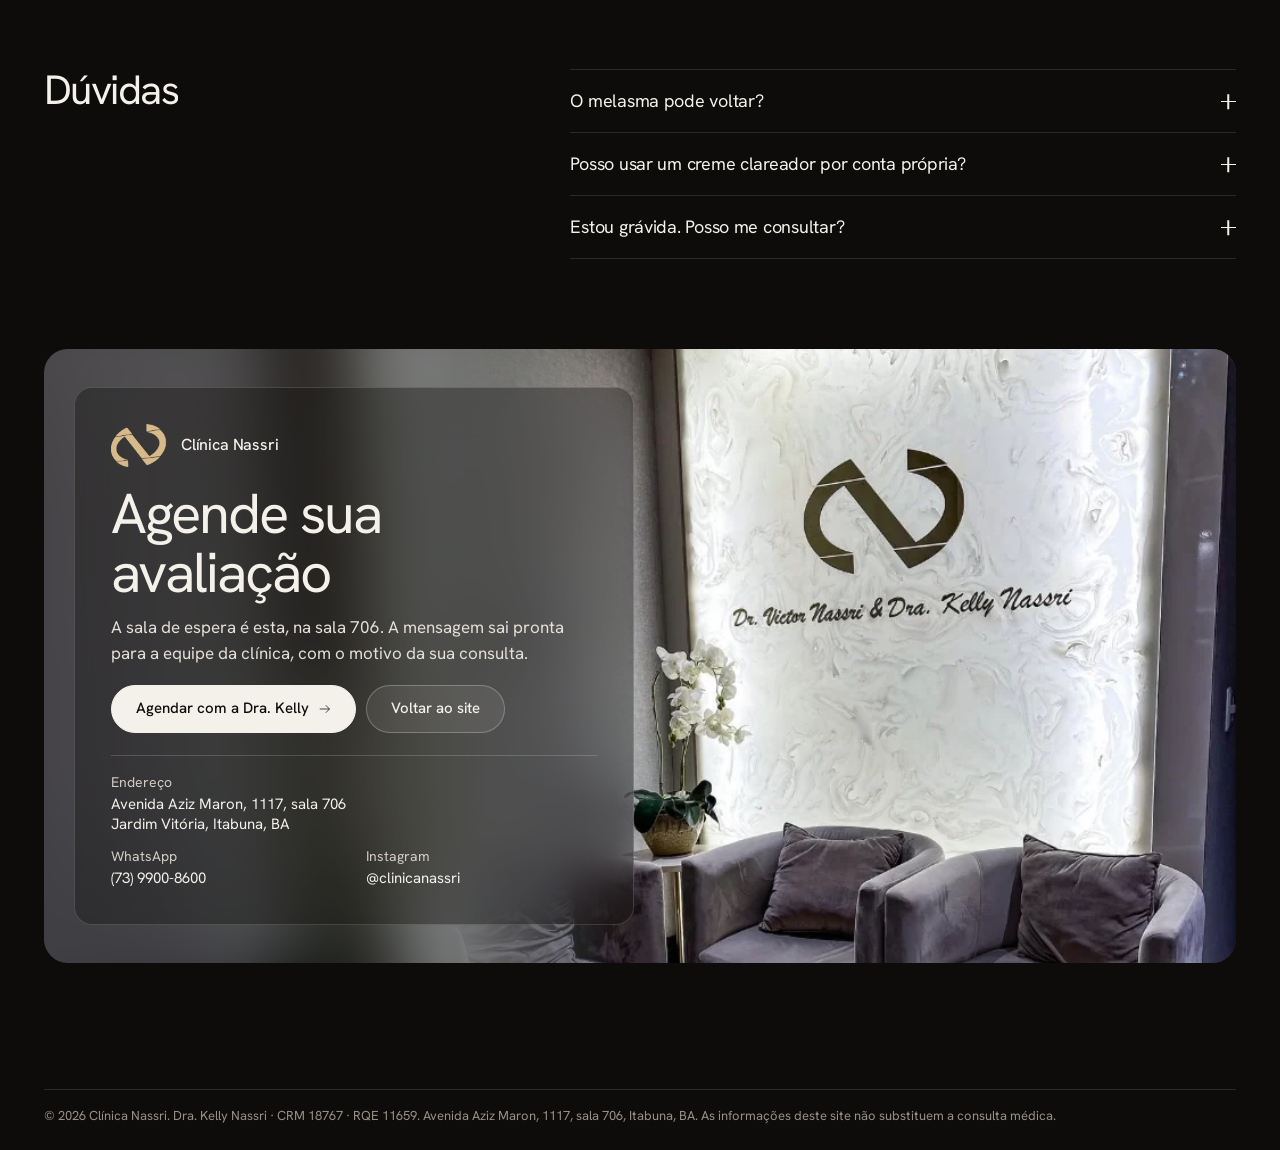
<file: melasma.html>
<!doctype html>
<html lang="pt-BR">
<head>
<meta charset="utf-8">
<meta name="viewport" content="width=device-width, initial-scale=1, viewport-fit=cover">
<title>Melasma em Itabuna | Dra. Kelly Nassri, dermatologista</title>
<meta name="description" content="O que é o melasma, por que aparece e como é a avaliação com a Dra. Kelly Nassri, dermatologista em Itabuna, Bahia.">
<meta name="robots" content="noindex, nofollow">
<meta name="theme-color" content="#0b0a09">
<link rel="icon" type="image/png" href="img/favicon.png">
<link rel="apple-touch-icon" href="img/web/icone-180.png">
<link rel="stylesheet" href="fontes.css">
<link rel="stylesheet" href="style.css">
<script>document.documentElement.classList.add("js")</script>
</head>
<body>
<a class="skip" href="#conteudo">Ir para o conteúdo</a>

<header class="topo" id="topo">
  <a class="marca" href="index.html" aria-label="Clínica Nassri, início">
    <img src="img/web/monograma.webp" alt="" width="759" height="551">
    <span>Clínica Nassri</span>
  </a>
  <nav class="menu" id="menu" aria-label="Principal">
    <a href="index.html#especialidades">Especialidades</a>
    <a href="index.html#procedimentos">Procedimentos</a>
    <a href="index.html#medicos">Os médicos</a>
    <a href="index.html#como-funciona">Como funciona</a>
    <a href="index.html#clinica">A clínica</a>
    <a href="index.html#duvidas">Dúvidas</a>
  </nav>
  <a class="botao botao-topo" data-wa="Olá! Gostaria de agendar uma avaliação para melasma com a Dra. Kelly." href="#contato">Agendar <svg viewBox="0 0 12 12" width="10" height="10" aria-hidden="true"><path d="M6 0v12M0 6h12" stroke="currentColor" fill="none"/></svg></a>
  <button class="menu-btn" type="button" aria-expanded="false" aria-controls="menu" id="menu-btn">Menu</button>
</header>

<main id="conteudo">
  <section class="abertura abertura-tema" id="inicio" aria-labelledby="abertura-t">
    <h1 id="abertura-t" class="nome-gigante"><span class="nome-letras" id="letras">Melasma</span><span class="vh"> em Itabuna</span></h1>
    <div class="dupla">
      <img class="pessoa pessoa-ela" src="img/web/kelly-jaleco-recorte.webp" alt="Dra. Kelly Nassri de blazer branco, segurando uma lupa e um dermatoscópio" width="678" height="854" fetchpriority="high">
    </div>
    <div class="abertura-txt">
      <p class="chamada">Manchas no rosto<br>pedem avaliação</p>
      <p>Com a Dra. Kelly Nassri, dermatologista (SBD) em Itabuna. CRM 18767 · RQE 11659.</p>
      <a class="link-seta" data-wa="Olá! Gostaria de agendar uma avaliação para melasma com a Dra. Kelly." href="#contato">
        <span>Agendar avaliação</span>
        <i class="seta-redonda" aria-hidden="true"><svg viewBox="0 0 16 16" width="12" height="12"><path d="M1 8h13M9 3l5 5-5 5" fill="none" stroke="currentColor"/></svg></i>
      </a>
    </div>
  </section>

  <p class="tema-aviso">Página de amostra. Texto aguardando revisão da Dra. Kelly.</p>

  <section class="secao tema-bloco" aria-labelledby="t1">
    <h2 id="t1">O que é</h2>
    <div class="tema-texto">
      <p>O melasma é uma alteração na pigmentação da pele. Costuma aparecer como manchas acastanhadas no rosto, com mais frequência nas bochechas, na testa, no buço e no queixo.</p>
      <p>Outras manchas podem ter aparência parecida. Por isso, o primeiro passo é confirmar o diagnóstico com um dermatologista.</p>
    </div>
  </section>

  <section class="secao tema-bloco" aria-labelledby="t2">
    <h2 id="t2">Por que aparece</h2>
    <div class="tema-texto">
      <p>Não existe uma causa única. Exposição à luz solar, fatores hormonais, como gestação e uso de hormônios, e predisposição genética estão entre os fatores associados.</p>
    </div>
  </section>

  <section class="secao tema-bloco" aria-labelledby="t3">
    <h2 id="t3">Como é a avaliação</h2>
    <div class="tema-texto">
      <p>Na consulta, a dermatologista examina a pele, pergunta sobre histórico e hábitos e avalia o que pode estar contribuindo para as manchas.</p>
      <p>O plano é definido de forma individual. Ele pode incluir proteção solar, produtos de uso diário e, quando houver indicação, procedimentos.</p>
    </div>
  </section>

  <section class="secao tema-bloco duvidas" aria-labelledby="t4">
    <h2 id="t4">Dúvidas</h2>
    <div class="acc">
      <div class="acc-item">
        <h3><button class="acc-btn" type="button" aria-expanded="false"><span>O melasma pode voltar?</span><i class="mais" aria-hidden="true"></i></button></h3>
        <div class="acc-panel"><div><p>Sim. É uma condição crônica, que pode voltar. Por isso, o acompanhamento e a proteção solar fazem parte do cuidado.</p></div></div>
      </div>
      <div class="acc-item">
        <h3><button class="acc-btn" type="button" aria-expanded="false"><span>Posso usar um creme clareador por conta própria?</span><i class="mais" aria-hidden="true"></i></button></h3>
        <div class="acc-panel"><div><p>O ideal é não usar sem orientação. Alguns produtos podem irritar a pele ou agravar as manchas.</p></div></div>
      </div>
      <div class="acc-item">
        <h3><button class="acc-btn" type="button" aria-expanded="false"><span>Estou grávida. Posso me consultar?</span><i class="mais" aria-hidden="true"></i></button></h3>
        <div class="acc-panel"><div><p>Sim. Informe a gestação no agendamento e na consulta, porque isso influencia as opções de cuidado.</p></div></div>
      </div>
    </div>
  </section>

  <section class="contato" id="contato" aria-labelledby="cont-t">
    <img class="contato-fundo" src="img/web/sala-espera.webp" alt="" width="692" height="865" loading="lazy">
    <figure class="contato-foto">
      <img src="img/web/sala-espera.webp" alt="Sala de espera da clínica: parede de mármore iluminada com o monograma e os nomes Dr. Victor Nassri e Dra. Kelly Nassri, sobre poltronas de veludo cinza" width="692" height="865" loading="lazy">
    </figure>
    <div class="contato-txt">
      <div class="contato-logo">
        <img src="img/web/monograma.webp" alt="" width="759" height="551" loading="lazy">
        <span>Clínica Nassri</span>
      </div>
      <h2 id="cont-t">Agende sua<br>avaliação</h2>
      <p>A sala de espera é esta, na sala 706. A mensagem sai pronta para a equipe da clínica, com o motivo da sua consulta.</p>
      <div class="contato-acoes">
        <a class="botao botao-cheio" data-wa="Olá! Gostaria de agendar uma avaliação para melasma com a Dra. Kelly." href="#contato">Agendar com a Dra. Kelly <svg viewBox="0 0 16 16" width="12" height="12" aria-hidden="true"><path d="M1 8h13M9 3l5 5-5 5" fill="none" stroke="currentColor"/></svg></a>
        <a class="botao" href="index.html">Voltar ao site</a>
      </div>
      <dl class="contato-dados">
        <div><dt>Endereço</dt><dd><a href="https://www.google.com/maps/search/?api=1&amp;query=Avenida+Aziz+Maron+1117+Itabuna+BA" target="_blank" rel="noopener">Avenida Aziz Maron, 1117, sala 706<br>Jardim Vitória, Itabuna, BA</a></dd></div>
        <div><dt>WhatsApp</dt><dd><a data-wa href="https://wa.me/557399008600">(73) 9900-8600</a></dd></div>
        <div><dt>Instagram</dt><dd><a href="https://www.instagram.com/clinicanassri/" target="_blank" rel="noopener">@clinicanassri</a></dd></div>
      </dl>
    </div>
  </section>
</main>

<footer class="rodape">
  <p class="legal">© 2026 Clínica Nassri. Dra. Kelly Nassri · CRM 18767 · RQE 11659. Avenida Aziz Maron, 1117, sala 706, Itabuna, BA. As informações deste site não substituem a consulta médica.</p>
</footer>

<a class="wa-fixo" id="wa-fixo" data-wa="Olá! Gostaria de agendar uma avaliação para melasma com a Dra. Kelly." href="#contato">Agendar</a>
<script src="main.js" defer></script>
</body>
</html>
</file>
<file: fontes.css>
@font-face {
  font-family: 'Bodoni Moda';
  font-style: normal;
  font-weight: 400;
  font-display: swap;
  src: url(fontes/bodoni-moda-normal.woff2) format('woff2');
  unicode-range: U+0000-00FF, U+0131, U+0152-0153, U+02BB-02BC, U+02C6, U+02DA, U+02DC, U+0304, U+0308, U+0329, U+2000-206F, U+20AC, U+2122, U+2191, U+2193, U+2212, U+2215, U+FEFF, U+FFFD;
}
@font-face {
  font-family: 'Hanken Grotesk';
  font-style: italic;
  font-weight: 400;
  font-display: swap;
  src: url(fontes/hanken-grotesk-italic.woff2) format('woff2');
  unicode-range: U+0000-00FF, U+0131, U+0152-0153, U+02BB-02BC, U+02C6, U+02DA, U+02DC, U+0304, U+0308, U+0329, U+2000-206F, U+20AC, U+2122, U+2191, U+2193, U+2212, U+2215, U+FEFF, U+FFFD;
}
@font-face {
  font-family: 'Hanken Grotesk';
  font-style: normal;
  font-weight: 400;
  font-display: swap;
  src: url(fontes/hanken-grotesk-normal.woff2) format('woff2');
  unicode-range: U+0000-00FF, U+0131, U+0152-0153, U+02BB-02BC, U+02C6, U+02DA, U+02DC, U+0304, U+0308, U+0329, U+2000-206F, U+20AC, U+2122, U+2191, U+2193, U+2212, U+2215, U+FEFF, U+FFFD;
}
@font-face {
  font-family: 'Hanken Grotesk';
  font-style: normal;
  font-weight: 500;
  font-display: swap;
  src: url(fontes/hanken-grotesk-normal.woff2) format('woff2');
  unicode-range: U+0000-00FF, U+0131, U+0152-0153, U+02BB-02BC, U+02C6, U+02DA, U+02DC, U+0304, U+0308, U+0329, U+2000-206F, U+20AC, U+2122, U+2191, U+2193, U+2212, U+2215, U+FEFF, U+FFFD;
}
</file>
<file: style.css>
/* Clínica Nassri. Ver DESIGN.md */
:root {
  --noite: #0d0c0b;
  --carvao: #1a1816;
  --claro: #f4f0ea;
  --texto: #bdb5aa;
  --apagado: #989086;
  --ouro: #d6ba88;
  --ouro-forte: #e8d3a8;
  --linha: rgba(244, 240, 234, .12);
  --linha-forte: rgba(244, 240, 234, .28);
  --serifa: "Bodoni Moda", "Didot", "Bodoni 72", Georgia, serif;
  --sans: "Hanken Grotesk", "Segoe UI", system-ui, sans-serif;
  --margem: clamp(20px, 3.4vw, 48px);
  --topo: 72px;
  --raio: 18px;
  --suave: cubic-bezier(.16, 1, .3, 1);
}

*, *::before, *::after { box-sizing: border-box; }
html { background: var(--noite); scroll-padding-top: calc(var(--topo) + 12px); scrollbar-color: #3a3631 var(--noite); -webkit-text-size-adjust: 100%; }
body { margin: 0; background: var(--noite); color: var(--texto); font: 400 17px/1.55 var(--sans); -webkit-font-smoothing: antialiased; overflow-x: clip; }
img, svg { display: block; max-width: 100%; }
img { height: auto; }
a { color: inherit; text-decoration: none; }
ul, ol, dl, dd, figure { margin: 0; padding: 0; list-style: none; }
h1, h2, h3, p { margin: 0; }
h1, h2, h3 { font-weight: 400; }
button { font: inherit; color: inherit; background: none; border: 0; padding: 0; cursor: pointer; }
::selection { background: var(--ouro); color: var(--noite); }
:focus-visible { outline: 2px solid var(--ouro-forte); outline-offset: 3px; border-radius: 4px; }
::-webkit-scrollbar { width: 10px; height: 8px; }
::-webkit-scrollbar-track { background: var(--noite); }
::-webkit-scrollbar-thumb { background: #3a3631; border-radius: 8px; }

.skip { position: fixed; top: 12px; left: 12px; z-index: 60; padding: 10px 16px; border-radius: 999px; background: var(--claro); color: var(--noite); transform: translateY(-200%); }
.skip:focus { transform: none; }
.vh { position: absolute; width: 1px; height: 1px; overflow: hidden; clip-path: inset(50%); white-space: nowrap; }

/* Topo */
.topo { position: fixed; inset: 0 0 auto; z-index: 40; height: var(--topo); display: flex; align-items: center; gap: 28px; padding-inline: var(--margem); transition: background .4s; }
.topo.rolou { background: rgba(13, 12, 11, .78); backdrop-filter: blur(16px) saturate(1.3); -webkit-backdrop-filter: blur(16px) saturate(1.3); }
.marca { display: inline-flex; align-items: center; gap: 11px; color: var(--claro); font-size: 16px; font-weight: 500; letter-spacing: -.01em; white-space: nowrap; }
.marca img { width: 36px; }
.menu { display: flex; gap: clamp(16px, 2.2vw, 30px); margin-inline: auto; }
.menu a { padding: 6px 0; color: var(--texto); font-size: 15px; transition: color .25s; }
.menu a:hover, .menu a.atual { color: var(--claro); }
.menu-btn { display: none; }

/* Botões e links */
.botao { display: inline-flex; align-items: center; justify-content: center; gap: 10px; min-height: 48px; padding: 11px 24px; border: 1px solid var(--linha-forte); border-radius: 999px; color: var(--claro); font-size: 15px; font-weight: 500; text-align: center; transition: background .3s, color .3s, border-color .3s, transform .16s var(--suave); }
.botao:hover { background: var(--claro); border-color: var(--claro); color: var(--noite); }
.botao-cheio { background: var(--claro); border-color: var(--claro); color: var(--noite); }
.botao-cheio:hover { background: var(--ouro-forte); border-color: var(--ouro-forte); }
.botao-topo { min-height: 40px; padding: 7px 18px; flex: none; }
.seta-redonda { flex: none; display: inline-grid; place-items: center; transition: transform .4s var(--suave); }
.link-seta { display: inline-flex; align-items: center; gap: 8px; color: var(--claro); font-size: 15px; font-weight: 500; }
.link-seta span { background: linear-gradient(currentColor, currentColor) 0 100% / 100% 1px no-repeat; padding-bottom: 2px; }
.link-seta:hover .seta-redonda { transform: translateX(5px); }
.link-simples { color: var(--claro); background: linear-gradient(var(--linha-forte), var(--linha-forte)) 0 100% / 100% 1px no-repeat; padding-bottom: 1px; }
.link-simples:hover { color: var(--ouro-forte); }

/* Abertura */
.abertura { --mx: 0; --r: 0; position: relative; height: max(100svh, 720px); max-height: 1040px; overflow: hidden; background: var(--noite); }
.nome-gigante { position: absolute; top: calc(var(--topo) + 6px); left: 0; right: 0; font: 400 25.4vw/.82 var(--serifa); font-variation-settings: "opsz" 96; text-align: center; text-transform: uppercase; transform-origin: 50% 0; transform: translate3d(calc(var(--mx) * -10px), calc(var(--r) * .22px), 0) scaleY(1.2); user-select: none; }
.nome-letras { display: inline-block; background: url("img/noir/marmore.jpg") calc(50% + var(--mx) * 30px) 50% / 112% auto; -webkit-background-clip: text; background-clip: text; color: transparent; white-space: nowrap; }
.dupla { position: absolute; bottom: 0; left: 50%; width: 100%; max-width: 1000px; height: calc(100% - var(--topo) - 40px); max-height: 680px; margin-left: -470px; transform: translate3d(0, calc(var(--r) * .06px), 0); pointer-events: none; }
.pessoa { position: absolute; bottom: 0; width: auto; max-width: none; }
.pessoa-ele { right: 0; height: 100%; transform: translateX(calc(var(--mx) * 6px + var(--r) * .09px)); filter: brightness(1.14) contrast(1.02); -webkit-mask-image: linear-gradient(to right, #000 80%, transparent 99%); mask-image: linear-gradient(to right, #000 80%, transparent 99%); }
.pessoa-ela { left: 0; height: 88%; z-index: 1; transform: translateX(calc(var(--mx) * 14px - var(--r) * .09px)); filter: saturate(.92) drop-shadow(14px 0 34px rgba(0, 0, 0, .55)); }
.abertura-txt { position: absolute; z-index: 2; left: var(--margem); bottom: clamp(32px, 6vh, 64px); width: min(18.4vw, 320px); display: grid; gap: 12px; font-size: 15px; line-height: 1.5; }
.chamada { color: var(--claro); font-size: clamp(20px, 1.75vw, 28px); line-height: 1.16; letter-spacing: -.02em; }
.abertura-local { position: absolute; z-index: 2; right: var(--margem); bottom: clamp(32px, 6vh, 64px); color: var(--texto); font-size: 15px; line-height: 1.45; text-align: right; transition: color .25s; }
.abertura-local:hover { color: var(--claro); }

@media (prefers-reduced-motion: no-preference) {
  .nome-letras { animation: abre 1.8s var(--suave) .1s backwards, luz-marmore 16s ease-in-out 2s infinite alternate; }
  .pessoa-ele { animation: sobe 1.5s var(--suave) .45s backwards; }
  .pessoa-ela { animation: sobe 1.5s var(--suave) .6s backwards; }
  .abertura-txt, .abertura-local { animation: aparece 1.2s ease 1.1s backwards; }
  html { scroll-behavior: smooth; }
}
.js:not(.pronto) .nome-letras, .js:not(.pronto) .pessoa, .js:not(.pronto) .abertura-txt, .js:not(.pronto) .abertura-local { animation-play-state: paused; }
@keyframes luz-marmore { from { background-position-y: 15%; } to { background-position-y: 85%; } }
@keyframes abre { from { clip-path: inset(-10% 50%); } to { clip-path: inset(-10% 0); } }
@keyframes sobe { from { opacity: 0; translate: 0 44px; } to { opacity: 1; translate: 0 0; } }
@keyframes aparece { from { opacity: 0; } to { opacity: 1; } }

/* Faixa */
.faixa-gira { overflow: hidden; padding-block: clamp(14px, 1.6vw, 22px); border-block: 1px solid var(--linha); }
.faixa-trilho { display: flex; width: max-content; animation: faixa 60s linear infinite; }
.faixa-trilho > div { display: flex; align-items: center; flex: none; }
.faixa-gira span { padding-inline: clamp(16px, 2vw, 30px); color: var(--claro); font-size: clamp(22px, 2.6vw, 38px); letter-spacing: -.025em; white-space: nowrap; }
.faixa-gira img { flex: none; width: clamp(26px, 2.8vw, 40px); }
@keyframes faixa { to { transform: translateX(-50%); } }
@media (prefers-reduced-motion: reduce) { .faixa-trilho { animation: none; } }

/* Seções */
.secao { position: relative; padding: clamp(52px, 7vw, 104px) var(--margem) 0; }
.secao-cab { display: flex; align-items: baseline; justify-content: space-between; flex-wrap: wrap; gap: 8px 32px; margin-bottom: clamp(26px, 3.4vw, 46px); }
.secao-cab h2, .ajuda h2, .tema-bloco h2, .procura h2, .contato h2 { color: var(--claro); font-size: clamp(34px, 4.4vw, 66px); line-height: 1.04; letter-spacing: -.035em; }
.secao-cab > p { max-width: 42ch; font-size: 17px; }

/* Especialidades */
.cartoes { display: grid; grid-template-columns: repeat(12, minmax(0, 1fr)); grid-auto-rows: clamp(220px, 23vw, 350px); gap: clamp(10px, 1.1vw, 16px); }
.cartoes li:nth-child(1) { grid-column: span 4; grid-row: span 2; }
.cartoes li:nth-child(2) { grid-column: 10 / span 3; grid-row: 1; }
.cartoes li:nth-child(3) { grid-column: 5 / span 5; grid-row: 1 / span 2; }
.cartoes li:nth-child(4) { grid-column: 10 / span 3; grid-row: 2; }
.cartao { position: relative; display: block; height: 100%; overflow: hidden; border-radius: var(--raio); background: var(--carvao); transition: clip-path 1.2s var(--suave); }
.cartao img { position: absolute; inset: 0; width: 100%; height: 100%; object-fit: cover; filter: saturate(.8) brightness(.8); transition: filter .6s, transform 1.4s var(--suave), scale 1.8s var(--suave); }
.cartao::after { content: ""; position: absolute; inset: 0; background: linear-gradient(to top, rgba(13, 12, 11, .82), rgba(13, 12, 11, 0) 46%); }
.cartao-txt { position: absolute; z-index: 1; left: clamp(14px, 1.5vw, 22px); right: 14px; bottom: clamp(14px, 1.4vw, 20px); display: grid; gap: 1px; }
.cartao-txt strong { color: var(--claro); font-size: clamp(20px, 2vw, 30px); font-weight: 400; line-height: 1.1; letter-spacing: -.025em; }
.cartao-txt small { color: var(--claro); font-size: 15px; opacity: .78; }
.cartao.em-foco img { filter: none; }
.js .secao:not(.vista) .cartao { clip-path: inset(100% 0 0 0 round var(--raio)); }
.js .secao:not(.vista) .cartao img { scale: 1.18; }
.cartoes li:nth-child(2) .cartao { transition-delay: .1s; }
.cartoes li:nth-child(3) .cartao { transition-delay: .2s; }
.cartoes li:nth-child(4) .cartao { transition-delay: .3s; }

/* Procedimentos */
.servicos { border-top: 1px solid var(--linha); }
.servicos li { display: grid; grid-template-columns: minmax(0, 5fr) minmax(0, 7fr); gap: 6px 24px; align-items: baseline; padding-block: clamp(18px, 2vw, 28px); border-bottom: 1px solid var(--linha); }
.servicos h3 { color: var(--claro); font-size: clamp(23px, 2.4vw, 36px); line-height: 1.12; letter-spacing: -.025em; transition: transform .5s var(--suave); }
.servicos p { max-width: 60ch; }

/* Médicos */
.medicos { display: grid; grid-template-columns: repeat(2, minmax(0, 1fr)); gap: clamp(28px, 3.4vw, 48px) clamp(14px, 1.8vw, 26px); }
.medico { display: flex; flex-direction: column; align-items: flex-start; gap: 10px; }
.medico figure { position: relative; width: 100%; aspect-ratio: 5 / 4; overflow: hidden; margin-bottom: 10px; border-radius: var(--raio); background: var(--carvao); transition: clip-path 1.3s var(--suave); }
.js .medico figure:not(.visto) { clip-path: inset(0 0 100% 0 round var(--raio)); }
.medico figure img { position: absolute; left: 0; top: -8%; width: 100%; height: 116%; max-width: none; object-fit: cover; filter: saturate(.92) brightness(.92); transition: filter .6s, transform 1.4s var(--suave); }
.medico.em-foco figure img { filter: none; }
.medico h3 { color: var(--claro); font-size: clamp(28px, 3vw, 44px); line-height: 1.06; letter-spacing: -.03em; }
.medico-area { color: var(--ouro-forte); }
.medico > p:not(.medico-area, .registro, .medico-pub) { color: var(--claro); max-width: 52ch; }
.medico-pub { max-width: 58ch; }
.registro { margin-top: auto; padding-top: 4px; color: var(--apagado); font-size: 15px; }
.registro a { color: var(--claro); background: linear-gradient(var(--linha-forte), var(--linha-forte)) 0 100% / 100% 1px no-repeat; }
.medico .botao { margin-top: 8px; }

/* Formação e ciência */
.formacao { display: grid; grid-template-columns: minmax(0, 7fr) minmax(0, 5fr); gap: clamp(28px, 5vw, 72px); align-items: start; }
.artigo-destaque { display: grid; gap: 14px; }
.artigo-destaque .medico-area { font-size: 15px; }
.artigo-destaque h3 { color: var(--claro); font-size: clamp(23px, 2.6vw, 40px); line-height: 1.16; letter-spacing: -.025em; }
.artigo-destaque > p:last-child { max-width: 58ch; }
.credenciais > div { padding-block: 16px; border-top: 1px solid var(--linha); }
.credenciais > div:last-child { border-bottom: 1px solid var(--linha); }
.credenciais dt { color: var(--claro); font-size: clamp(18px, 1.5vw, 22px); line-height: 1.25; letter-spacing: -.015em; }
.credenciais dd { margin-top: 2px; font-size: 15px; }

/* Como funciona */
.etapas { display: grid; grid-template-columns: repeat(4, minmax(0, 1fr)); gap: clamp(20px, 2.4vw, 36px); }
.etapas li { display: grid; align-content: start; gap: 6px; padding-top: 14px; border-top: 1px solid var(--linha-forte); }
.etapa-n { color: var(--apagado); font-size: 15px; }
.etapas h3 { color: var(--claro); font-size: clamp(22px, 2vw, 30px); line-height: 1.12; letter-spacing: -.025em; }

/* Sala 706: o palco fica parado e a rolagem da página passa as fotos */
.galeria { --pv: min(76vw, calc((100svh - 300px) * .8), 500px); margin-inline: calc(var(--margem) * -1); }
.paineis { position: relative; display: flex; padding-inline: calc(50% - var(--pv) / 2); overflow-x: auto; scrollbar-width: none; }
.paineis::-webkit-scrollbar { display: none; }
.paineis figure { flex: none; width: var(--pv); }
.sala-fixa { height: calc(100svh + (var(--n) - 1) * 70svh); padding-block: 0; }
.sala-fixa .sala-palco { position: sticky; top: 0; height: 100svh; display: flex; flex-direction: column; justify-content: center; padding-top: var(--topo); }
.sala-fixa .secao-cab { margin-bottom: clamp(14px, 2.4vh, 28px); }
.sala-fixa .galeria { overflow: clip; }
.sala-fixa .paineis { width: max-content; padding-inline: 0; overflow: visible; will-change: transform; }
.pv { position: relative; aspect-ratio: 4 / 5; overflow: hidden; border-radius: var(--raio); background: var(--carvao); will-change: transform; }
.pv img { position: absolute; inset: 0; width: 100%; height: 100%; object-fit: cover; transform: scale(1.16); user-select: none; }
.pv::after { content: ""; position: absolute; inset: 0; background: linear-gradient(to top, rgba(13, 12, 11, .84), rgba(13, 12, 11, 0) 42%); pointer-events: none; }
.pv figcaption { position: absolute; z-index: 1; left: 20px; right: 20px; bottom: 18px; display: grid; gap: 2px; color: var(--claro); }
.pv strong { font-size: clamp(25px, 2.6vw, 36px); font-weight: 400; line-height: 1.08; letter-spacing: -.03em; }
.pv figcaption span { font-size: 15px; line-height: 1.4; opacity: .85; }
.galeria-ctl { display: grid; grid-template-columns: 1fr auto 1fr; align-items: center; gap: 20px; margin-top: clamp(12px, 2.2vh, 22px); padding-inline: var(--margem); }
.segs { display: flex; gap: 6px; }
.seg { display: block; width: clamp(30px, 4.6vw, 62px); }
.seg span { position: relative; display: block; height: 3px; overflow: hidden; border-radius: 3px; background: var(--linha-forte); }
.seg span::after { content: ""; position: absolute; inset: 0; background: var(--claro); transform: scaleX(var(--f, 0)); transform-origin: left; }

/* Quem procurar */
.procura { display: grid; grid-template-columns: minmax(0, 5fr) minmax(0, 7fr); gap: clamp(28px, 4vw, 60px); align-items: center; }
.procura h2 { margin-bottom: 14px; }
.procura-lead { max-width: 44ch; margin-bottom: clamp(16px, 2vw, 26px); }
.celulas { display: grid; border-top: 1px solid var(--linha); }
.celula { position: relative; display: flex; align-items: center; min-height: 60px; padding: 12px 44px 12px 0; border-bottom: 1px solid var(--linha); color: var(--texto); font-size: clamp(18px, 1.5vw, 22px); line-height: 1.2; letter-spacing: -.015em; text-align: left; transition: color .25s, transform .16s var(--suave); }
.celula > span { transition: transform .5s var(--suave); }
.celula::after { content: ""; position: absolute; right: 2px; top: 50%; width: 10px; height: 10px; margin-top: -5px; border-radius: 50%; background: var(--ouro); opacity: 0; transform: scale(.4); transition: opacity .25s, transform .5s var(--suave); }
.celula[aria-pressed="true"] { color: var(--claro); }
.celula[aria-pressed="true"] > span { transform: translateX(8px); }
.celula[aria-pressed="true"]::after { opacity: 1; transform: none; }
.resposta { display: grid; grid-template-columns: minmax(0, 5fr) minmax(0, 6fr); min-height: clamp(420px, 36vw, 540px); overflow: hidden; border-radius: var(--raio); background: var(--carvao); }
.resposta-foto { position: relative; overflow: hidden; background: #000; }
.resposta-foto img { position: absolute; inset: 0; width: 100%; height: 100%; object-fit: cover; animation: aparece .4s ease backwards; }
.resposta-corpo { display: flex; flex-direction: column; justify-content: center; align-items: flex-start; gap: 6px; padding: clamp(20px, 2.6vw, 36px); }
.resposta-corpo > * { animation: aparece .4s ease backwards; }
.resposta-vazia { grid-column: 1 / -1; align-self: center; padding: 24px; }
.resposta-nome { color: var(--claro); font-size: clamp(27px, 2.7vw, 40px); line-height: 1.06; letter-spacing: -.03em; }
.resposta-area { color: var(--ouro-forte); }
.resposta-txt { max-width: 50ch; margin-top: 6px; }
.resposta-rotulo { margin-top: 12px; color: var(--apagado); font-size: 14px; }
.resposta-msg { max-width: 92%; padding: 11px 15px; border-radius: 16px 16px 16px 4px; background: rgba(244, 240, 234, .09); color: var(--claro); font-size: 15.5px; line-height: 1.4; }
.resposta-acoes { display: flex; flex-wrap: wrap; align-items: center; gap: 12px 20px; margin-top: 14px; }

/* Dúvidas */
.ajuda { padding-bottom: 0; }
.duvidas { display: grid; grid-template-columns: minmax(0, 1fr) minmax(0, 1fr); gap: clamp(20px, 5vw, 72px); }
.duvidas h2 { align-self: start; }
.acc-item { border-top: 1px solid var(--linha); }
.acc-item:last-child { border-bottom: 1px solid var(--linha); }
.acc-item h3 { font: inherit; }
.acc-btn { display: flex; align-items: center; justify-content: space-between; gap: 18px; width: 100%; min-height: 62px; padding: 14px 0; color: var(--claro); font-size: clamp(18px, 1.4vw, 21px); line-height: 1.25; letter-spacing: -.015em; text-align: left; }
.mais { position: relative; flex: none; width: 15px; height: 15px; }
.mais::before, .mais::after { content: ""; position: absolute; left: 0; right: 0; top: 7px; height: 1.5px; background: var(--claro); transition: transform .4s var(--suave); }
.mais::after { transform: rotate(90deg); }
.acc-item.open .mais::after { transform: rotate(0); }
.acc-panel { display: grid; grid-template-rows: 0fr; transition: grid-template-rows .4s var(--suave); }
.acc-panel > div { overflow: hidden; }
.acc-item.open .acc-panel { grid-template-rows: 1fr; }
.acc-panel p { padding-bottom: 18px; max-width: 58ch; }

/* Agendar: a foto da sala é o fundo e o painel translúcido fica sobre ela */
.contato { position: relative; isolation: isolate; display: flex; align-items: center; min-height: clamp(560px, 48vw, 720px); margin: clamp(52px, 7vw, 104px) var(--margem) clamp(32px, 4vw, 56px); padding: clamp(16px, 2.4vw, 36px); overflow: hidden; border-radius: calc(var(--raio) + 6px); background: var(--carvao); }
.contato-fundo { position: absolute; z-index: -2; inset: -10%; width: 120%; max-width: none; height: 120%; object-fit: cover; object-position: 50% 30%; filter: blur(34px) brightness(.5) saturate(1.1); }
.contato-foto { position: absolute; z-index: -1; top: 0; right: 0; bottom: 0; width: 66%; overflow: hidden; -webkit-mask-image: linear-gradient(to right, transparent, #000 24%); mask-image: linear-gradient(to right, transparent, #000 24%); }
.contato-foto img { position: absolute; inset: 0; width: 100%; height: 100%; object-fit: cover; object-position: 60% 26%; transition: scale 2.2s var(--suave); }
.js .contato:not(.vista) .contato-foto img { scale: 1.14; }
.contato-txt { display: grid; justify-items: start; gap: 12px; width: min(100%, 560px); padding: clamp(22px, 2.8vw, 40px); border: 1px solid rgba(244, 240, 234, .16); border-radius: var(--raio); background: rgba(16, 14, 12, .36); -webkit-backdrop-filter: blur(22px) saturate(1.35); backdrop-filter: blur(22px) saturate(1.35); color: #e4dfd7; }
.contato-logo { display: flex; align-items: center; gap: 11px; color: var(--claro); font-size: 16px; font-weight: 500; letter-spacing: -.01em; }
.contato-logo img { width: clamp(50px, 4.6vw, 64px); }
.contato h2 { margin-top: 6px; font-size: clamp(38px, 4.4vw, 64px); }
.contato-txt > p { max-width: 46ch; }
.contato-acoes { display: flex; flex-wrap: wrap; align-items: center; gap: 10px; margin-top: 6px; }
.contato-acoes .botao:not(.botao-cheio) { background: rgba(244, 240, 234, .08); }
.contato-acoes .botao:not(.botao-cheio):hover { background: var(--claro); }
.contato-dados > div:first-child { grid-column: 1 / -1; }
.contato-dados { display: grid; grid-template-columns: repeat(2, minmax(0, 1fr)); gap: 12px clamp(14px, 1.8vw, 26px); width: 100%; margin-top: 10px; padding-top: 16px; border-top: 1px solid rgba(244, 240, 234, .18); }
.contato-dados dt { color: #d3cdc4; font-size: 14px; }
.contato-dados dd { color: var(--claro); font-size: 15px; line-height: 1.35; }
.contato-dados a { transition: color .25s; }
.contato-dados a:hover { color: var(--ouro-forte); }

/* Rodapé */
.rodape { padding: clamp(24px, 3vw, 40px) var(--margem) calc(24px + env(safe-area-inset-bottom)); }
.rodape-grade { display: grid; grid-template-columns: minmax(220px, 1fr) minmax(0, 3fr) auto; gap: clamp(24px, 4vw, 56px); align-items: start; }
.rodape-marca { display: grid; gap: 10px; font-size: 15px; }
.rodape-dados { display: grid; grid-template-columns: repeat(3, minmax(0, 1fr)); gap: 22px clamp(20px, 3vw, 40px); }
.rodape-dados dt { color: var(--apagado); font-size: 14px; }
.rodape-dados dd { color: var(--claro); font-size: 15px; line-height: 1.4; }
.subir { display: grid; place-items: center; width: 52px; height: 52px; border: 1px solid var(--linha-forte); border-radius: 50%; color: var(--claro); transition: background .3s, color .3s, transform .16s var(--suave); }
.subir:hover { background: var(--claro); color: var(--noite); }
.legal { color: var(--apagado); font-size: 13px; }
.legal:first-of-type { margin-top: clamp(24px, 3vw, 36px); padding-top: 16px; border-top: 1px solid var(--linha); }
.wa-fixo { display: none; }

/* Movimento */
.progresso { position: absolute; left: 0; right: 0; bottom: 0; height: 1px; background: var(--ouro); transform: scaleX(0); transform-origin: left; }
.pal { display: inline-block; overflow: clip; vertical-align: top; padding-block: .2em; margin-block: -.2em; }
.pal-in { display: inline-block; transition: transform 1s var(--suave); }
.titulo:not(.visto) .pal-in { transform: translateY(125%); }
.sobe { opacity: 0; transform: translateY(20px); transition: opacity .8s var(--suave), transform .9s var(--suave); }
.sobe.visto { opacity: 1; transform: none; }
.botao:active, .celula:active, .subir:active, .wa-fixo:active { transform: scale(.97); }
@media (hover: hover) and (pointer: fine) {
  .cartao:hover img { filter: none; transform: scale(1.05); }
  .medico:hover figure img { filter: none; transform: scale(1.025); }
  .celula:hover { color: var(--claro); }
  .celula:hover > span { transform: translateX(8px); }
  .servicos li:hover h3 { transform: translateX(8px); }
}
@media (prefers-reduced-motion: no-preference) {
  .resposta-foto img { animation: revela-foto .7s var(--suave) backwards; }
  .resposta-corpo > * { animation: resposta-sobe .6s var(--suave) backwards; }
  .resposta-corpo > :nth-child(2) { animation-delay: 50ms; }
  .resposta-corpo > :nth-child(3) { animation-delay: 100ms; }
  .resposta-corpo > :nth-child(4) { animation-delay: 150ms; }
  .resposta-corpo > :nth-child(5) { animation-delay: 200ms; }
  .resposta-corpo > :nth-child(6) { animation-delay: 250ms; }
}
@keyframes revela-foto { from { clip-path: inset(0 100% 0 0); scale: 1.08; } to { clip-path: inset(0); scale: 1; } }
@keyframes resposta-sobe { from { opacity: 0; transform: translateY(14px); } to { opacity: 1; transform: none; } }

/* No computador o texto sai de cena antes de a foto chegar até ele */
@media (min-width: 901px) { .abertura-txt, .abertura-local { opacity: calc(1 - var(--r) / 300); } }

/* Páginas de tema */
.abertura-tema .nome-gigante { font-size: 19.6vw; }
.abertura-tema .pessoa-ela { left: 50%; margin-left: -300px; height: 100%; }
.tema-aviso { padding: 12px var(--margem); border-bottom: 1px solid var(--linha); color: var(--ouro-forte); font-size: 15px; text-align: center; }
.tema-bloco { display: grid; grid-template-columns: minmax(0, 5fr) minmax(0, 7fr); gap: clamp(14px, 4vw, 56px); }
.tema-bloco h2 { font-size: clamp(30px, 3.2vw, 48px); }
.tema-texto { display: grid; gap: 14px; max-width: 62ch; font-size: 18px; color: #d8d2c9; }

/* Telas intermediárias */
@media (max-width: 1120px) {
  .menu { position: fixed; inset: var(--topo) 0 auto; display: none; flex-direction: column; gap: 0; margin: 0; padding: 8px var(--margem) 22px; background: rgba(13, 12, 11, .98); }
  .topo.aberto { background: var(--noite); }
  .topo.aberto .menu { display: flex; }
  .menu a { padding: 13px 0; color: var(--claro); font-size: 22px; letter-spacing: -.02em; border-bottom: 1px solid var(--linha); }
  .menu-btn { display: inline-flex; align-items: center; min-height: 44px; color: var(--claro); font-size: 15px; font-weight: 500; }
  .botao-topo { margin-left: auto; }
  .etapas { grid-template-columns: repeat(2, minmax(0, 1fr)); }
  .rodape-grade { grid-template-columns: minmax(0, 1fr) auto; }
  .rodape-dados { grid-column: 1 / -1; grid-row: 2; }
}

/* Abertura em telas estreitas: o nome em cima, a dupla no meio e o texto abaixo */
@media (max-width: 900px) {
  .abertura { display: flex; flex-direction: column; height: auto; max-height: none; padding-top: var(--topo); }
  .nome-gigante { position: relative; top: 0; margin-top: 8px; height: 22vw; transform: translate3d(0, calc(var(--r) * .22px), 0) scaleY(1.85); }
  .dupla { position: relative; left: auto; bottom: auto; width: 100%; max-width: none; height: 94vw; max-height: 620px; margin: 0; margin-top: -2vw; }
  .pessoa-ele { right: -6%; height: 100%; }
  .pessoa-ela { left: -5%; height: 84%; }
  .abertura-tema .pessoa-ela { left: 50%; margin-left: -41%; height: 100%; }
  .abertura-txt { position: relative; left: auto; bottom: auto; width: auto; padding: 22px var(--margem) 24px; background: var(--noite); }
  .chamada { font-size: 26px; }
  .abertura-local { display: none; }
  .cartoes { grid-template-columns: repeat(2, minmax(0, 1fr)); grid-auto-rows: auto; }
  .cartoes li:nth-child(n) { grid-column: auto; grid-row: auto; aspect-ratio: 4 / 5; }
  .cartoes li:nth-child(1), .cartoes li:nth-child(3) { grid-column: 1 / -1; aspect-ratio: 5 / 4; }
  .cartoes li:nth-child(3) { order: 1; }
  .medicos, .procura, .duvidas, .formacao, .tema-bloco, .servicos li { grid-template-columns: minmax(0, 1fr); }
  .medicos { gap: 44px; }
  .galeria-ctl { grid-template-columns: minmax(0, 1fr); gap: 10px; }
  .segs { grid-row: 1; }
  .seg { flex: 1; width: auto; }
  .contato { display: block; min-height: 0; padding: 0; }
  .contato-foto { position: relative; width: 100%; aspect-ratio: 1 / 1; -webkit-mask-image: linear-gradient(to bottom, #000 62%, transparent); mask-image: linear-gradient(to bottom, #000 62%, transparent); }
  .contato-txt { position: relative; width: auto; margin: -92px 12px 12px; }
  .wa-fixo { position: fixed; z-index: 30; right: 14px; bottom: calc(14px + env(safe-area-inset-bottom)); display: inline-flex; align-items: center; min-height: 48px; padding: 10px 22px; border-radius: 999px; background: var(--claro); color: var(--noite); font-size: 15px; font-weight: 500; box-shadow: 0 8px 24px rgba(0, 0, 0, .5); transition: opacity .3s, transform .3s; }
  .wa-fixo.oculto { opacity: 0; transform: translateY(12px); pointer-events: none; }
  .rodape { padding-bottom: calc(84px + env(safe-area-inset-bottom)); }
}

@media (max-width: 560px) {
  .topo { gap: 14px; }
  .botao-topo { display: none; }
  .menu-btn { margin-left: auto; }
  .etapas, .rodape-dados, .contato-dados { grid-template-columns: minmax(0, 1fr); }
  .link-cab span { display: none; }
  .resposta { grid-template-columns: minmax(0, 1fr); }
  .resposta-foto { aspect-ratio: 4 / 3; }
  .resposta-acoes .botao, .contato-acoes .botao { width: 100%; }
}
</file>
